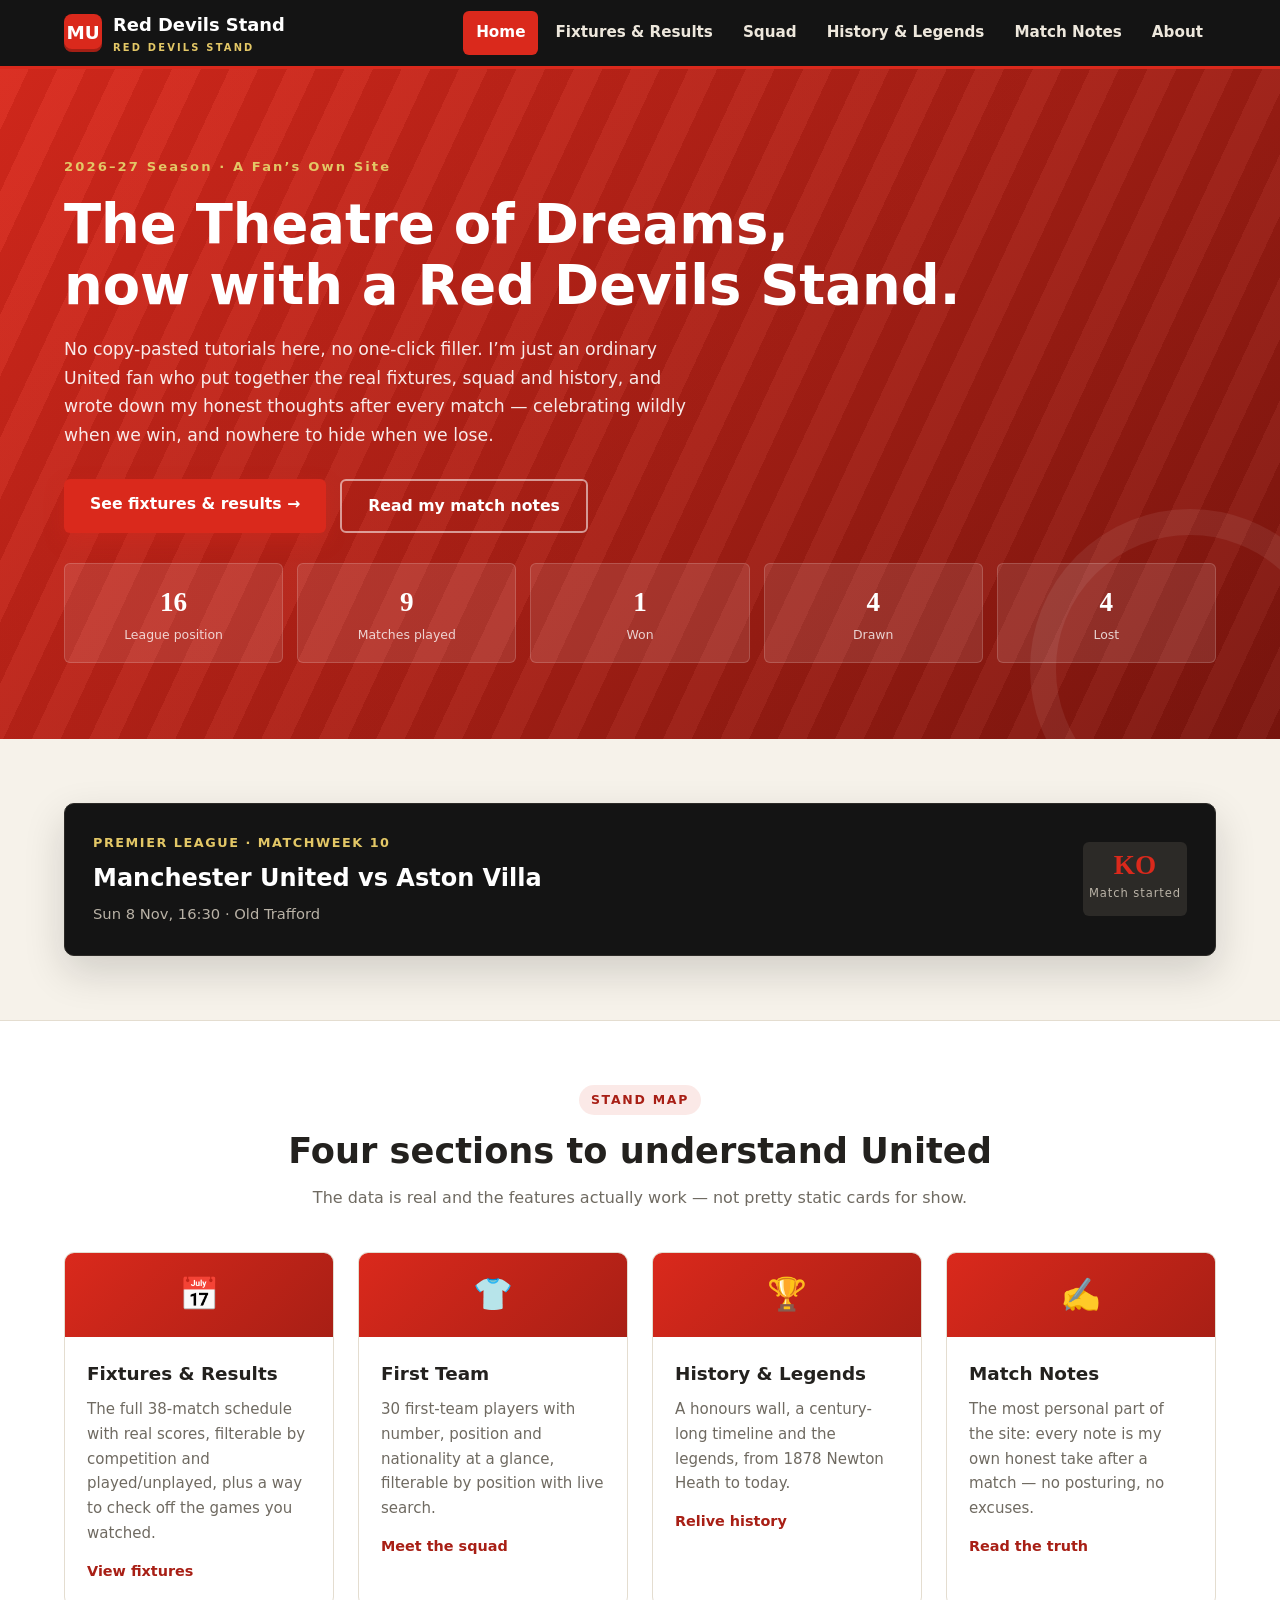
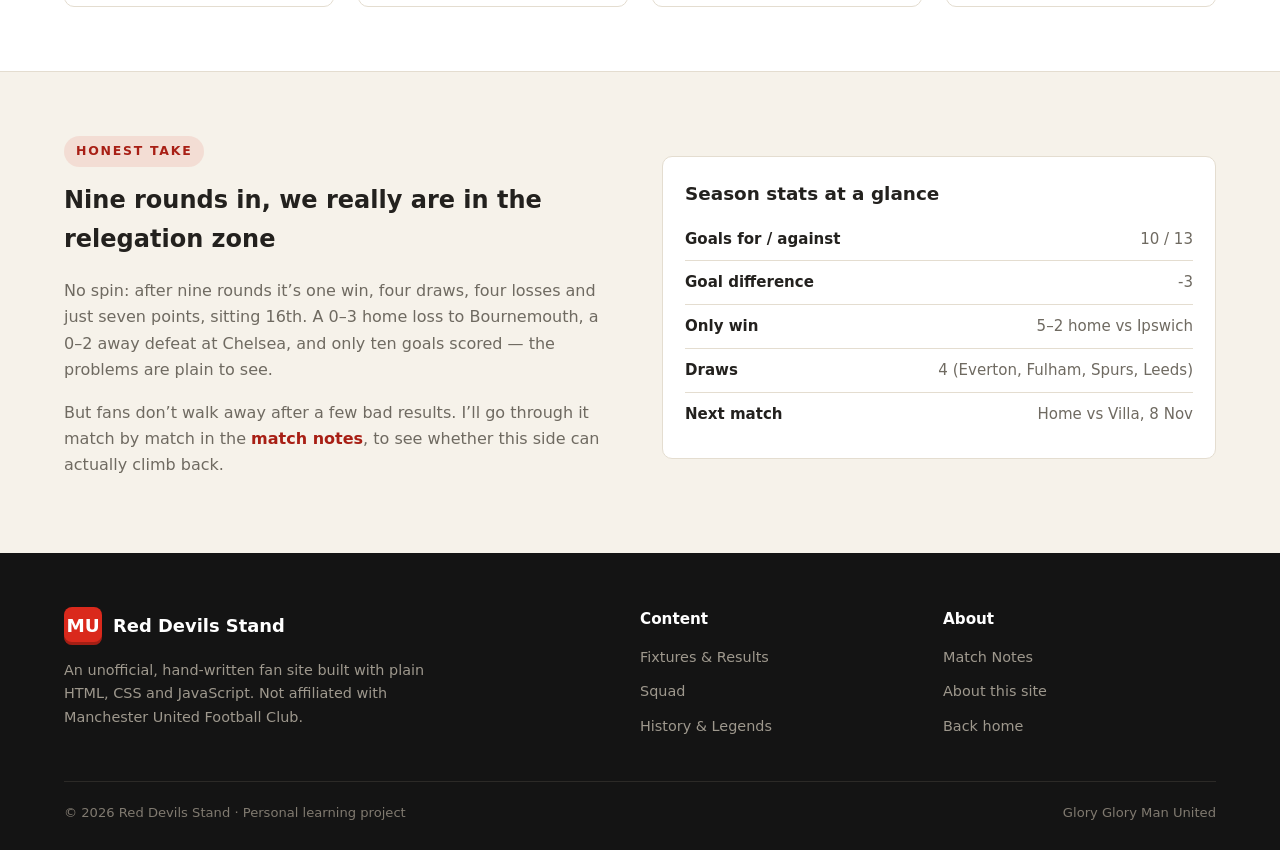
<file: index.html>
<!DOCTYPE html>
<html lang="en">
<head>
  <meta charset="UTF-8">
  <meta name="viewport" content="width=device-width, initial-scale=1.0">
  <title>Red Devils Stand · A Manchester United Fan Site | Home</title>
  <meta name="description" content="A fan's own site built from scratch: real fixtures, the first-team squad, club history and original match notes, hand-written and hosted on GitHub.">

  <!-- Site icons -->
  <link rel="icon" href="images/favicon-32.png" sizes="32x32">
  <link rel="apple-touch-icon" href="images/apple-touch-icon.png">

  <!-- Share card -->
  <meta property="og:title" content="Red Devils Stand · A Manchester United Fan Site">
  <meta property="og:description" content="Real fixtures, squad, history and original match notes — a fan's own hand-written site.">
  <meta property="og:image" content="https://qianniu2007.github.io/red-devils-stand/images/og-image.jpg">
  <meta property="og:url" content="https://qianniu2007.github.io/red-devils-stand/">
  <meta property="og:type" content="website">
  <meta name="twitter:card" content="summary_large_image">

  <link rel="stylesheet" href="css/style.css">
</head>
<body>

  <!-- ===== Top navigation ===== -->
  <header class="site-header">
    <div class="container nav-bar">
      <a class="brand" href="index.html">
        <span class="crest">MU</span>
        <span>Red Devils Stand<small>RED DEVILS STAND</small></span>
      </a>
      <button class="nav-toggle" aria-label="Toggle menu" aria-expanded="false">
        <span></span><span></span><span></span>
      </button>
      <nav class="nav-links" aria-label="Main navigation">
        <a href="index.html">Home</a>
        <a href="schedule.html">Fixtures &amp; Results</a>
        <a href="squad.html">Squad</a>
        <a href="legends.html">History &amp; Legends</a>
        <a href="notes.html">Match Notes</a>
        <a href="about.html">About</a>
      </nav>
    </div>
  </header>

  <main>
    <!-- ===== Hero ===== -->
    <section class="hero">
      <div class="container">
        <span class="eyebrow">2026–27 Season · A Fan&rsquo;s Own Site</span>
        <h1>The Theatre of Dreams,<br>now with a Red Devils Stand.</h1>
        <p class="lead">
          No copy-pasted tutorials here, no one-click filler. I&rsquo;m just an ordinary United fan who put
          together the real fixtures, squad and history, and wrote down my honest thoughts after every
          match &mdash; celebrating wildly when we win, and nowhere to hide when we lose.
        </p>
        <div class="hero-actions">
          <a href="schedule.html" class="btn btn-primary">See fixtures &amp; results &rarr;</a>
          <a href="notes.html" class="btn btn-ghost">Read my match notes</a>
        </div>

        <!-- Record snapshot -->
        <div class="stat-strip">
          <div class="stat-cell"><div class="v">16</div><div class="k">League position</div></div>
          <div class="stat-cell"><div class="v">9</div><div class="k">Matches played</div></div>
          <div class="stat-cell"><div class="v">1</div><div class="k">Won</div></div>
          <div class="stat-cell"><div class="v">4</div><div class="k">Drawn</div></div>
          <div class="stat-cell"><div class="v">4</div><div class="k">Lost</div></div>
        </div>
      </div>
    </section>

    <!-- ===== Next match countdown ===== -->
    <section class="section">
      <div class="container">
        <div class="countdown-card reveal">
          <div class="match-meta">
            <div class="comp">PREMIER LEAGUE &middot; MATCHWEEK 10</div>
            <h3>Manchester United vs Aston Villa</h3>
            <p>Sun 8 Nov, 16:30 &middot; Old Trafford</p>
          </div>
          <div id="countdown" aria-label="Countdown to kick-off"></div>
        </div>
      </div>
    </section>

    <!-- ===== Section entries ===== -->
    <section class="section alt">
      <div class="container">
        <div class="section-head center reveal">
          <span class="tag">Stand Map</span>
          <h2>Four sections to understand United</h2>
          <p>The data is real and the features actually work &mdash; not pretty static cards for show.</p>
        </div>
        <div class="grid grid-4">
          <article class="card module-card reveal">
            <div class="icon">📅</div>
            <div class="card-body">
              <h3>Fixtures &amp; Results</h3>
              <p>The full 38-match schedule with real scores, filterable by competition and played/unplayed, plus a way to check off the games you watched.</p>
              <a class="go" href="schedule.html">View fixtures</a>
            </div>
          </article>
          <article class="card module-card reveal">
            <div class="icon">👕</div>
            <div class="card-body">
              <h3>First Team</h3>
              <p>30 first-team players with number, position and nationality at a glance, filterable by position with live search.</p>
              <a class="go" href="squad.html">Meet the squad</a>
            </div>
          </article>
          <article class="card module-card reveal">
            <div class="icon">🏆</div>
            <div class="card-body">
              <h3>History &amp; Legends</h3>
              <p>A honours wall, a century-long timeline and the legends, from 1878 Newton Heath to today.</p>
              <a class="go" href="legends.html">Relive history</a>
            </div>
          </article>
          <article class="card module-card reveal">
            <div class="icon">✍️</div>
            <div class="card-body">
              <h3>Match Notes</h3>
              <p>The most personal part of the site: every note is my own honest take after a match &mdash; no posturing, no excuses.</p>
              <a class="go" href="notes.html">Read the truth</a>
            </div>
          </article>
        </div>
      </div>
    </section>

    <!-- ===== The season in numbers ===== -->
    <section class="section">
      <div class="container">
        <div class="grid grid-2" style="align-items:center; gap:44px;">
          <div class="reveal">
            <span class="tag">Honest take</span>
            <h2 style="margin-bottom:18px;">Nine rounds in, we really are in the relegation zone</h2>
            <p style="color:var(--muted); margin-bottom:16px;">
              No spin: after nine rounds it&rsquo;s one win, four draws, four losses and just seven points,
              sitting 16th. A 0&ndash;3 home loss to Bournemouth, a 0&ndash;2 away defeat at Chelsea, and
              only ten goals scored &mdash; the problems are plain to see.
            </p>
            <p style="color:var(--muted);">
              But fans don&rsquo;t walk away after a few bad results. I&rsquo;ll go through it match by match
              in the <a href="notes.html" style="color:var(--red-dark);font-weight:700;">match notes</a>,
              to see whether this side can actually climb back.
            </p>
          </div>
          <div class="reveal">
            <div class="card">
              <div class="card-body">
                <h3>Season stats at a glance</h3>
                <ul class="tech-list" style="border:none; padding:0;">
                  <li><span>Goals for / against</span><span>10 / 13</span></li>
                  <li><span>Goal difference</span><span>-3</span></li>
                  <li><span>Only win</span><span>5&ndash;2 home vs Ipswich</span></li>
                  <li><span>Draws</span><span>4 (Everton, Fulham, Spurs, Leeds)</span></li>
                  <li><span>Next match</span><span>Home vs Villa, 8 Nov</span></li>
                </ul>
              </div>
            </div>
          </div>
        </div>
      </div>
    </section>
  </main>

  <!-- ===== Footer ===== -->
  <footer class="site-footer">
    <div class="container">
      <div class="footer-grid">
        <div>
          <a class="brand" href="index.html">
            <span class="crest">MU</span>
            <span>Red Devils Stand</span>
          </a>
          <p>An unofficial, hand-written fan site built with plain HTML, CSS and JavaScript. Not affiliated with Manchester United Football Club.</p>
        </div>
        <div>
          <h4>Content</h4>
          <ul>
            <li><a href="schedule.html">Fixtures &amp; Results</a></li>
            <li><a href="squad.html">Squad</a></li>
            <li><a href="legends.html">History &amp; Legends</a></li>
          </ul>
        </div>
        <div>
          <h4>About</h4>
          <ul>
            <li><a href="notes.html">Match Notes</a></li>
            <li><a href="about.html">About this site</a></li>
            <li><a href="index.html">Back home</a></li>
          </ul>
        </div>
      </div>
      <div class="footer-bottom">
        <span>&copy; <span data-year>2026</span> Red Devils Stand &middot; Personal learning project</span>
        <span>Glory Glory Man United</span>
      </div>
    </div>
  </footer>

  <button class="to-top" aria-label="Back to top">&uarr;</button>
  <script src="data/team-data.js"></script>
  <script src="js/main.js"></script>
</body>
</html>
</file>
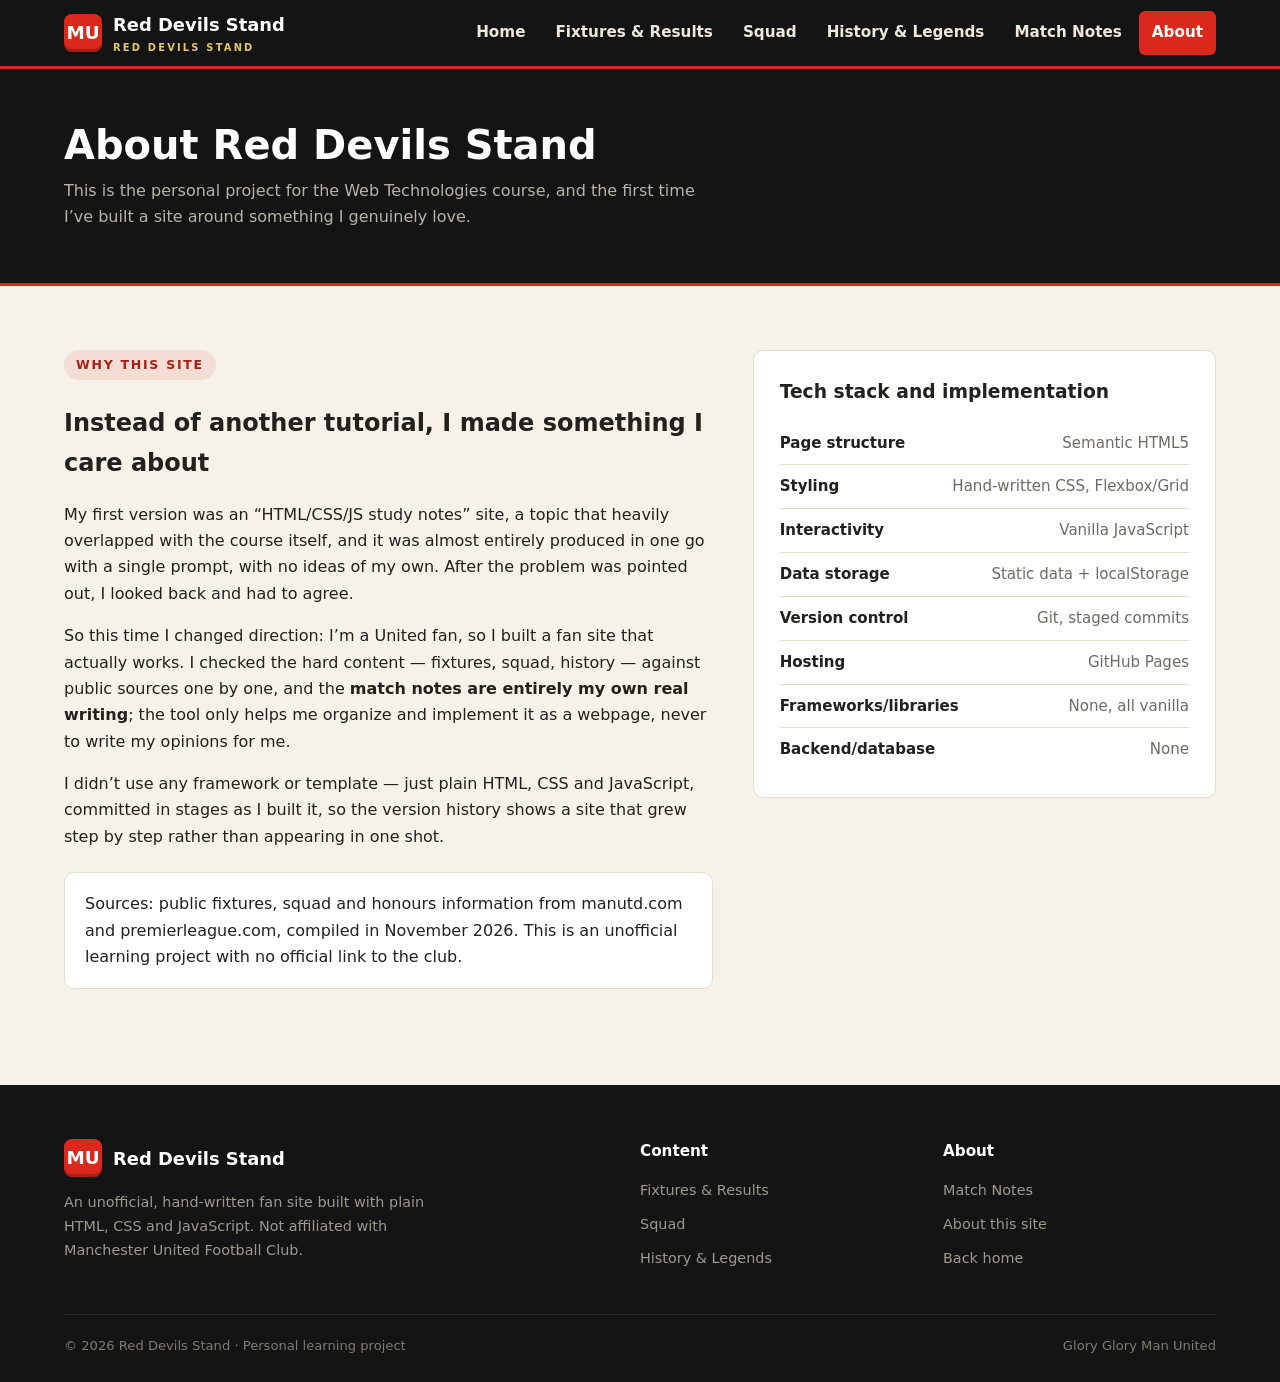
<file: about.html>
<!DOCTYPE html>
<html lang="en">
<head>
  <meta charset="UTF-8">
  <meta name="viewport" content="width=device-width, initial-scale=1.0">
  <title>About · Red Devils Stand</title>
  <meta name="description" content="The motivation, tech stack, build process and data sources behind Red Devils Stand — a hand-written Web Technologies personal project.">
  <link rel="icon" href="images/favicon-32.png" sizes="32x32">
  <link rel="apple-touch-icon" href="images/apple-touch-icon.png">
  <meta property="og:title" content="About · Red Devils Stand">
  <meta property="og:description" content="Motivation, tech stack, build process and data sources.">
  <meta property="og:image" content="https://qianniu2007.github.io/red-devils-stand/images/og-image.jpg">
  <meta property="og:type" content="website">
  <link rel="stylesheet" href="css/style.css">
</head>
<body>

  <header class="site-header">
    <div class="container nav-bar">
      <a class="brand" href="index.html">
        <span class="crest">MU</span>
        <span>Red Devils Stand<small>RED DEVILS STAND</small></span>
      </a>
      <button class="nav-toggle" aria-label="Toggle menu" aria-expanded="false">
        <span></span><span></span><span></span>
      </button>
      <nav class="nav-links" aria-label="Main navigation">
        <a href="index.html">Home</a>
        <a href="schedule.html">Fixtures &amp; Results</a>
        <a href="squad.html">Squad</a>
        <a href="legends.html">History &amp; Legends</a>
        <a href="notes.html">Match Notes</a>
        <a href="about.html">About</a>
      </nav>
    </div>
  </header>

  <main>
    <section class="page-title">
      <div class="container">
        <h1>About Red Devils Stand</h1>
        <p>This is the personal project for the Web Technologies course, and the first time I&rsquo;ve built a site around something I genuinely love.</p>
      </div>
    </section>

    <section class="section">
      <div class="container">
        <div class="about-grid">
          <div class="about-text">
            <span class="tag">Why this site</span>
            <h2 style="margin:10px 0 18px;">Instead of another tutorial, I made something I care about</h2>
            <p>
              My first version was an &ldquo;HTML/CSS/JS study notes&rdquo; site, a topic that heavily
              overlapped with the course itself, and it was almost entirely produced in one go with a single
              prompt, with no ideas of my own. After the problem was pointed out, I looked back and had to agree.
            </p>
            <p>
              So this time I changed direction: I&rsquo;m a United fan, so I built a fan site that actually
              works. I checked the hard content &mdash; fixtures, squad, history &mdash; against public
              sources one by one, and the <strong>match notes are entirely my own real writing</strong>; the
              tool only helps me organize and implement it as a webpage, never to write my opinions for me.
            </p>
            <p>
              I didn&rsquo;t use any framework or template &mdash; just plain HTML, CSS and JavaScript,
              committed in stages as I built it, so the version history shows a site that grew step by step
              rather than appearing in one shot.
            </p>

            <blockquote class="note-article" style="margin:22px 0; padding:18px 20px;">
              <p style="margin:0;">Sources: public fixtures, squad and honours information from manutd.com and premierleague.com, compiled in November 2026. This is an unofficial learning project with no official link to the club.</p>
            </blockquote>
          </div>

          <aside class="tech-list">
            <h3>Tech stack and implementation</h3>
            <ul>
              <li><span>Page structure</span><span>Semantic HTML5</span></li>
              <li><span>Styling</span><span>Hand-written CSS, Flexbox/Grid</span></li>
              <li><span>Interactivity</span><span>Vanilla JavaScript</span></li>
              <li><span>Data storage</span><span>Static data + localStorage</span></li>
              <li><span>Version control</span><span>Git, staged commits</span></li>
              <li><span>Hosting</span><span>GitHub Pages</span></li>
              <li><span>Frameworks/libraries</span><span>None, all vanilla</span></li>
              <li><span>Backend/database</span><span>None</span></li>
            </ul>
          </aside>
        </div>
      </div>
    </section>
  </main>

  <footer class="site-footer">
    <div class="container">
      <div class="footer-grid">
        <div>
          <a class="brand" href="index.html">
            <span class="crest">MU</span>
            <span>Red Devils Stand</span>
          </a>
          <p>An unofficial, hand-written fan site built with plain HTML, CSS and JavaScript. Not affiliated with Manchester United Football Club.</p>
        </div>
        <div>
          <h4>Content</h4>
          <ul>
            <li><a href="schedule.html">Fixtures &amp; Results</a></li>
            <li><a href="squad.html">Squad</a></li>
            <li><a href="legends.html">History &amp; Legends</a></li>
          </ul>
        </div>
        <div>
          <h4>About</h4>
          <ul>
            <li><a href="notes.html">Match Notes</a></li>
            <li><a href="about.html">About this site</a></li>
            <li><a href="index.html">Back home</a></li>
          </ul>
        </div>
      </div>
      <div class="footer-bottom">
        <span>&copy; <span data-year>2026</span> Red Devils Stand &middot; Personal learning project</span>
        <span>Glory Glory Man United</span>
      </div>
    </div>
  </footer>

  <button class="to-top" aria-label="Back to top">&uarr;</button>
  <script src="data/team-data.js"></script>
  <script src="js/main.js"></script>
</body>
</html>
</file>
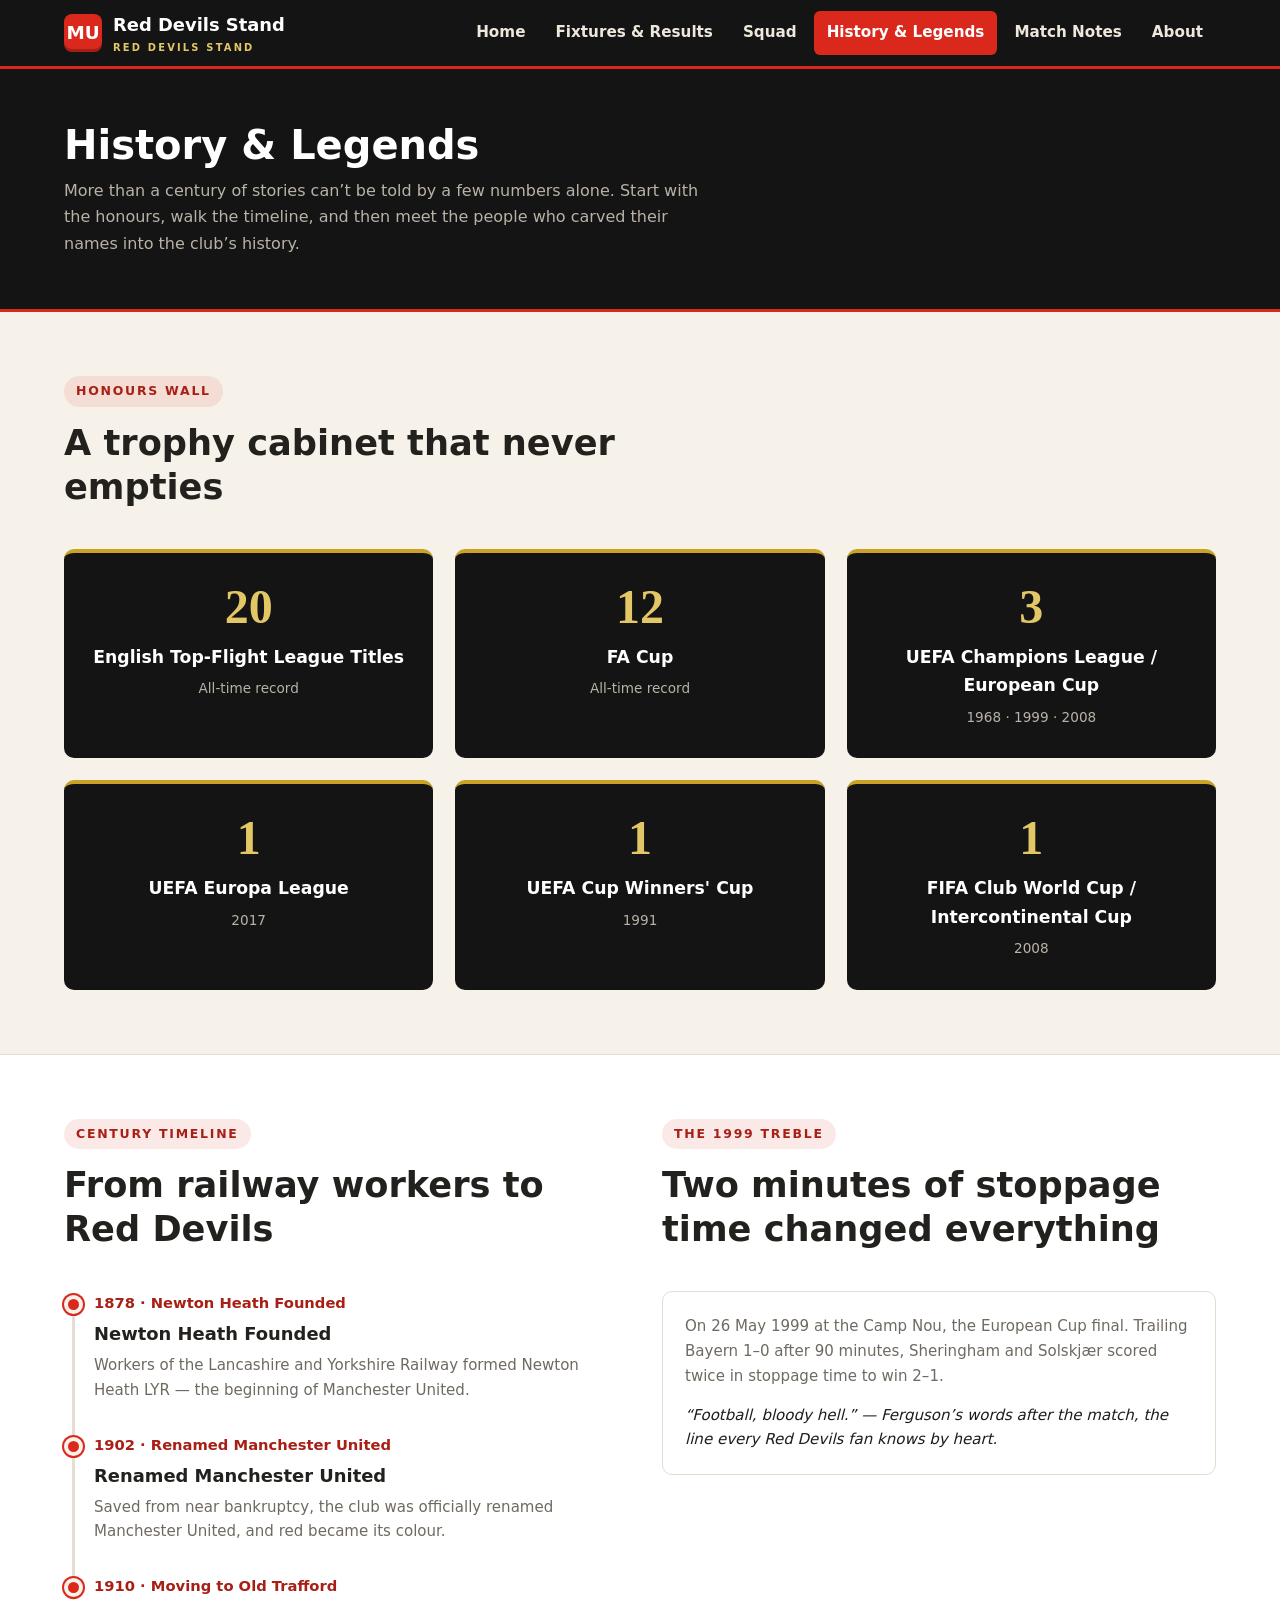
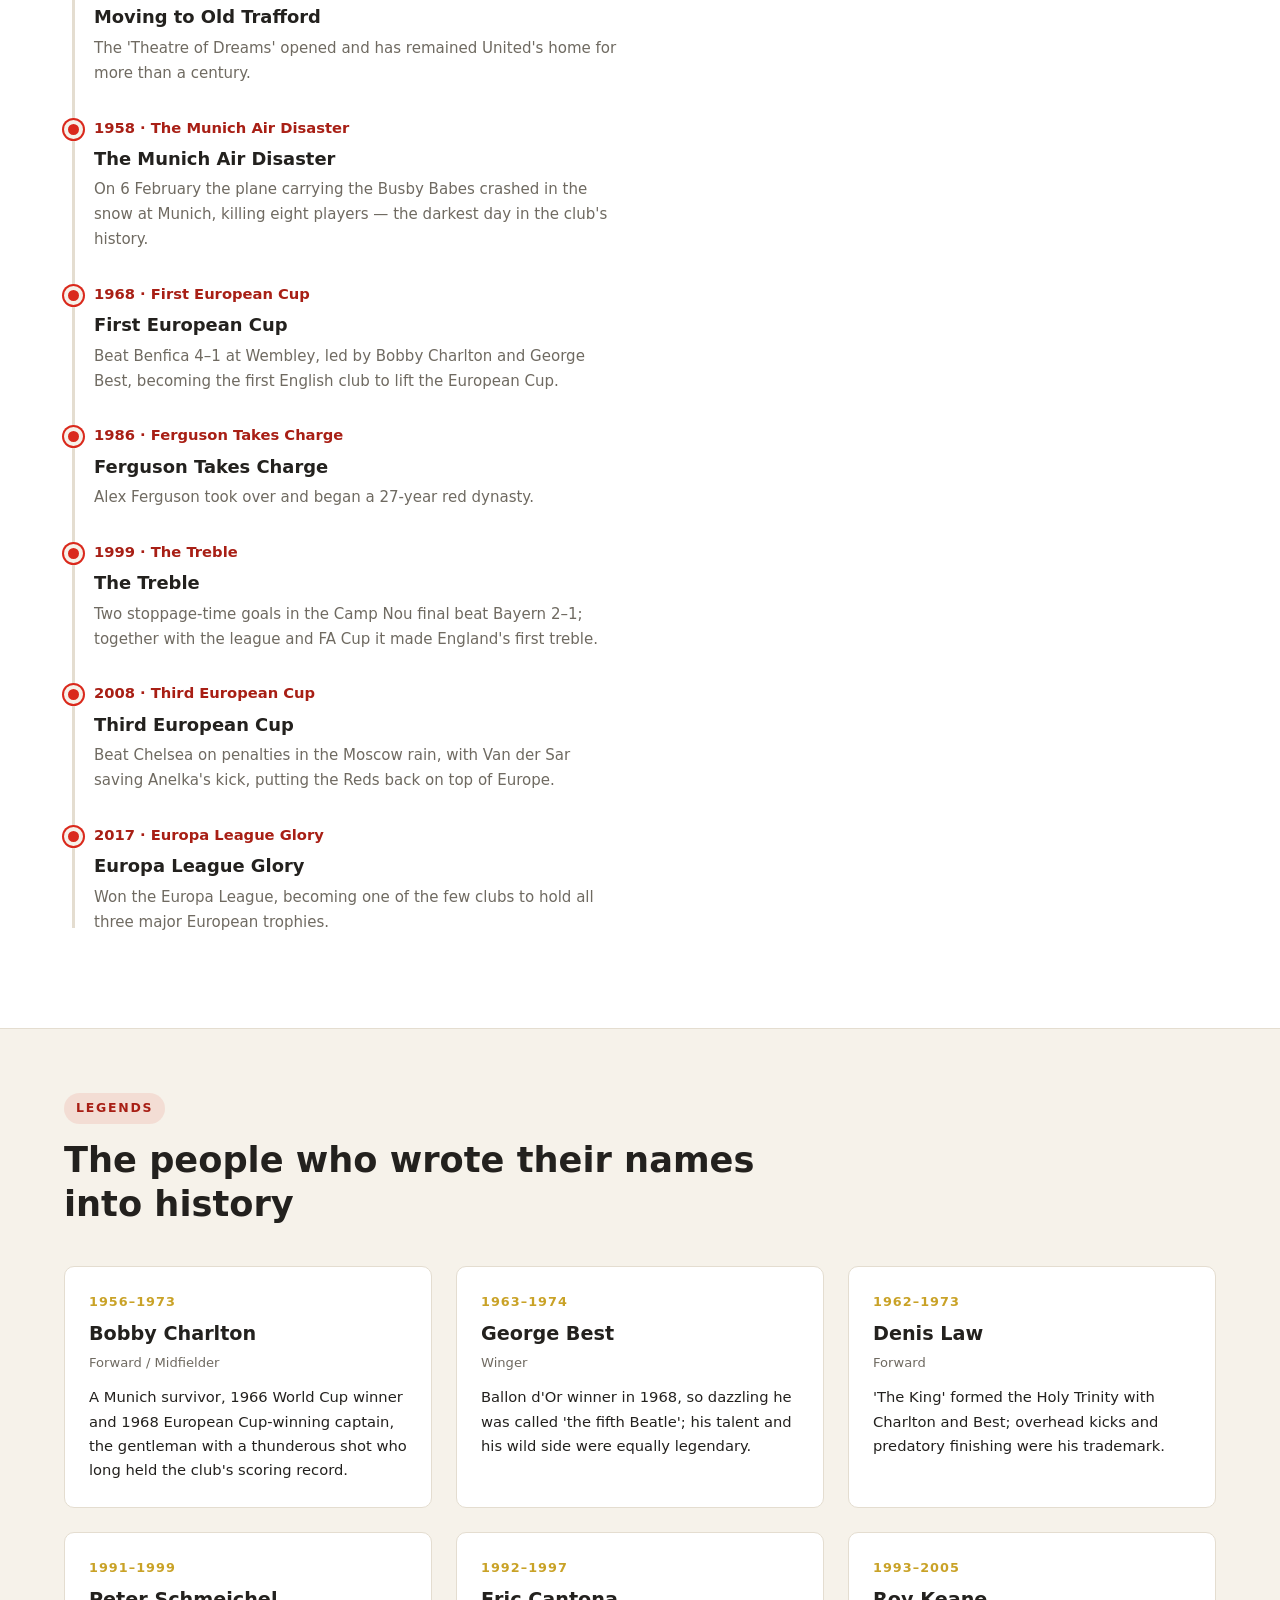
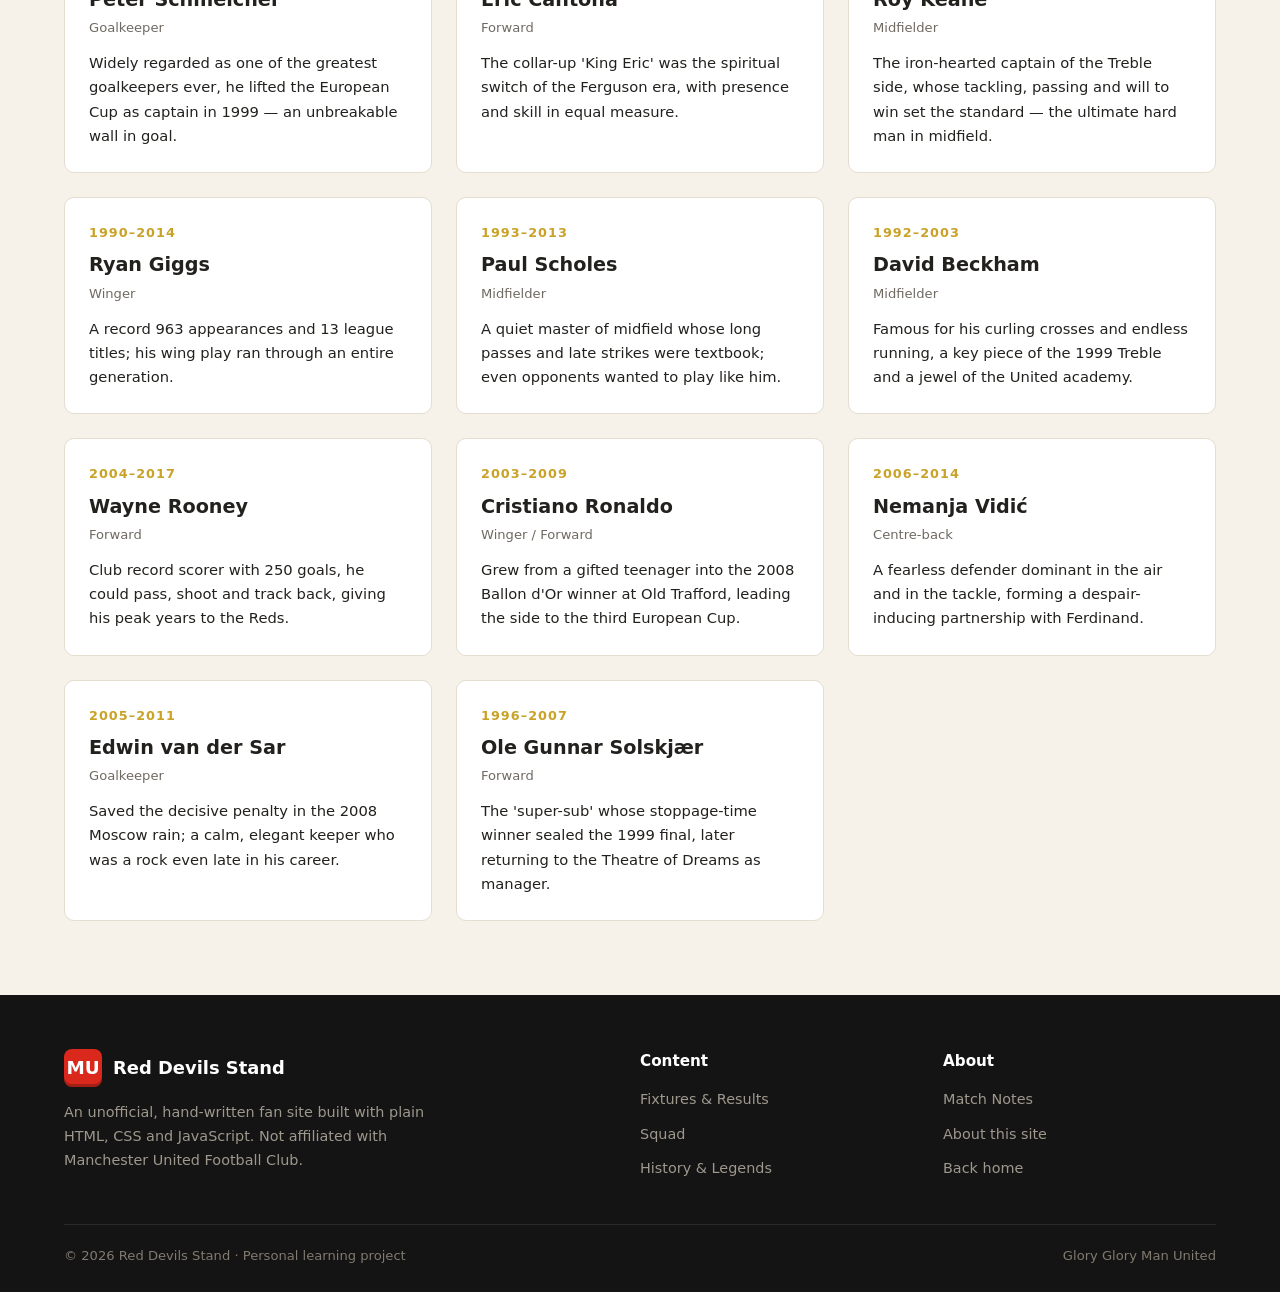
<file: legends.html>
<!DOCTYPE html>
<html lang="en">
<head>
  <meta charset="UTF-8">
  <meta name="viewport" content="width=device-width, initial-scale=1.0">
  <title>History &amp; Legends · Red Devils Stand</title>
  <meta name="description" content="Manchester United's honours wall, century-long timeline and legends: from 1878 Newton Heath to the Treble and three European Cups.">
  <link rel="icon" href="images/favicon-32.png" sizes="32x32">
  <link rel="apple-touch-icon" href="images/apple-touch-icon.png">
  <meta property="og:title" content="History &amp; Legends · Red Devils Stand">
  <meta property="og:description" content="Honours, timeline and legends.">
  <meta property="og:image" content="https://qianniu2007.github.io/red-devils-stand/images/og-image.jpg">
  <meta property="og:type" content="website">
  <link rel="stylesheet" href="css/style.css">
</head>
<body>

  <header class="site-header">
    <div class="container nav-bar">
      <a class="brand" href="index.html">
        <span class="crest">MU</span>
        <span>Red Devils Stand<small>RED DEVILS STAND</small></span>
      </a>
      <button class="nav-toggle" aria-label="Toggle menu" aria-expanded="false">
        <span></span><span></span><span></span>
      </button>
      <nav class="nav-links" aria-label="Main navigation">
        <a href="index.html">Home</a>
        <a href="schedule.html">Fixtures &amp; Results</a>
        <a href="squad.html">Squad</a>
        <a href="legends.html">History &amp; Legends</a>
        <a href="notes.html">Match Notes</a>
        <a href="about.html">About</a>
      </nav>
    </div>
  </header>

  <main>
    <section class="page-title">
      <div class="container">
        <h1>History &amp; Legends</h1>
        <p>More than a century of stories can&rsquo;t be told by a few numbers alone. Start with the honours, walk the timeline, and then meet the people who carved their names into the club&rsquo;s history.</p>
      </div>
    </section>

    <!-- Honours wall -->
    <section class="section">
      <div class="container">
        <div class="section-head reveal">
          <span class="tag">Honours Wall</span>
          <h2>A trophy cabinet that never empties</h2>
        </div>
        <div id="honour-grid" class="honour-grid"></div>
      </div>
    </section>

    <!-- Timeline -->
    <section class="section alt">
      <div class="container">
        <div class="grid grid-2" style="gap:44px; align-items:start;">
          <div>
            <div class="section-head reveal">
              <span class="tag">Century Timeline</span>
              <h2>From railway workers to Red Devils</h2>
            </div>
            <div id="timeline" class="timeline"></div>
          </div>
          <div>
            <div class="section-head reveal">
              <span class="tag">The 1999 Treble</span>
              <h2>Two minutes of stoppage time changed everything</h2>
            </div>
            <div class="card">
              <div class="card-body">
                <p style="color:var(--muted); margin-bottom:14px;">
                  On 26 May 1999 at the Camp Nou, the European Cup final. Trailing Bayern 1&ndash;0 after
                  90 minutes, Sheringham and Solskj&aelig;r scored twice in stoppage time to win 2&ndash;1.
                </p>
                <blockquote class="note-article" style="padding:0; margin:0; border:none;">
                  <p style="margin:0; font-style:italic; color:var(--charcoal);">
                    &ldquo;Football, bloody hell.&rdquo;
                    &mdash; Ferguson&rsquo;s words after the match, the line every Red Devils fan knows by heart.
                  </p>
                </blockquote>
              </div>
            </div>
          </div>
        </div>
      </div>
    </section>

    <!-- Legend players -->
    <section class="section">
      <div class="container">
        <div class="section-head reveal">
          <span class="tag">Legends</span>
          <h2>The people who wrote their names into history</h2>
        </div>
        <div id="legend-grid" class="grid grid-3"></div>
      </div>
    </section>
  </main>

  <footer class="site-footer">
    <div class="container">
      <div class="footer-grid">
        <div>
          <a class="brand" href="index.html">
            <span class="crest">MU</span>
            <span>Red Devils Stand</span>
          </a>
          <p>An unofficial, hand-written fan site built with plain HTML, CSS and JavaScript. Not affiliated with Manchester United Football Club.</p>
        </div>
        <div>
          <h4>Content</h4>
          <ul>
            <li><a href="schedule.html">Fixtures &amp; Results</a></li>
            <li><a href="squad.html">Squad</a></li>
            <li><a href="legends.html">History &amp; Legends</a></li>
          </ul>
        </div>
        <div>
          <h4>About</h4>
          <ul>
            <li><a href="notes.html">Match Notes</a></li>
            <li><a href="about.html">About this site</a></li>
            <li><a href="index.html">Back home</a></li>
          </ul>
        </div>
      </div>
      <div class="footer-bottom">
        <span>&copy; <span data-year>2026</span> Red Devils Stand &middot; Personal learning project</span>
        <span>Glory Glory Man United</span>
      </div>
    </div>
  </footer>

  <button class="to-top" aria-label="Back to top">&uarr;</button>
  <script src="data/team-data.js"></script>
  <script src="js/main.js"></script>
  <script src="js/legends.js"></script>
</body>
</html>
</file>
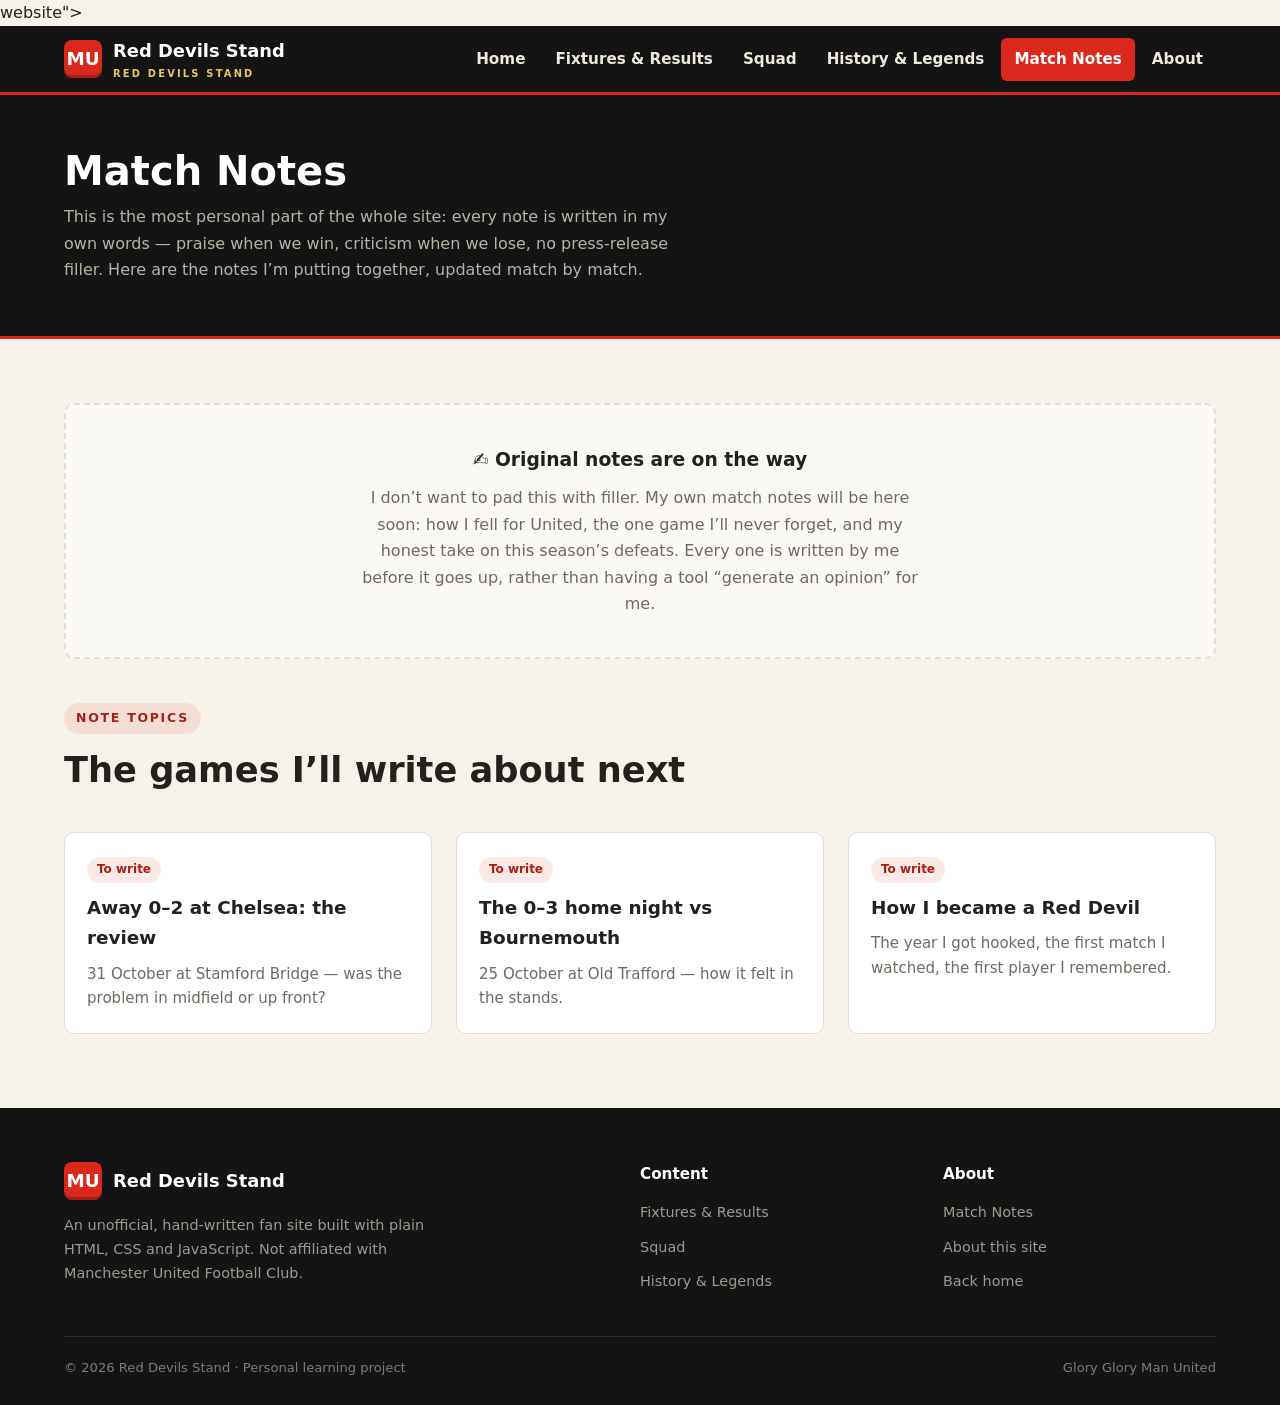
<file: notes.html>
<!DOCTYPE html>
<html lang="en">
<head>
  <meta charset="UTF-8">
  <meta name="viewport" content="width=device-width, initial-scale=1.0">
  <title>Match Notes · Red Devils Stand</title>
  <meta name="description" content="An ordinary United fan's original match notes, recording honest thoughts game by game — no posturing, no excuses.">
  <link rel="icon" href="images/favicon-32.png" sizes="32x32">
  <link rel="apple-touch-icon" href="images/apple-touch-icon.png">
  <meta property="og:title" content="Match Notes · Red Devils Stand">
  <meta property="og:description" content="Original match notes, honest thoughts game by game.">
  <meta property="og:image" content="https://qianniu2007.github.io/red-devils-stand/images/og-image.jpg">
  <meta property="og:type" string="true">website">
  <link rel="stylesheet" href="css/style.css">
</head>
<body>

  <header class="site-header">
    <div class="container nav-bar">
      <a class="brand" href="index.html">
        <span class="crest">MU</span>
        <span>Red Devils Stand<small>RED DEVILS STAND</small></span>
      </a>
      <button class="nav-toggle" aria-label="Toggle menu" aria-expanded="false">
        <span></span><span></span><span></span>
      </button>
      <nav class="nav-links" aria-label="Main navigation">
        <a href="index.html">Home</a>
        <a href="schedule.html">Fixtures &amp; Results</a>
        <a href="squad.html">Squad</a>
        <a href="legends.html">History &amp; Legends</a>
        <a href="notes.html">Match Notes</a>
        <a href="about.html">About</a>
      </nav>
    </div>
  </header>

  <main>
    <section class="page-title">
      <div class="container">
        <h1>Match Notes</h1>
        <p>This is the most personal part of the whole site: every note is written in my own words &mdash; praise when we win, criticism when we lose, no press-release filler. Here are the notes I&rsquo;m putting together, updated match by match.</p>
      </div>
    </section>

    <section class="section">
      <div class="container">

        <!-- Placeholder (replaced once the real notes are ready) -->
        <div class="placeholder-note">
          <h3 style="margin-bottom:10px; color:var(--text);">✍️ Original notes are on the way</h3>
          <p style="max-width:560px; margin:0 auto;">
            I don&rsquo;t want to pad this with filler. My own match notes will be here soon: how I fell for
            United, the one game I&rsquo;ll never forget, and my honest take on this season&rsquo;s defeats.
            Every one is written by me before it goes up, rather than having a tool &ldquo;generate an
            opinion&rdquo; for me.
          </p>
        </div>

        <!-- Topics to write (based on real fixtures, marked as to-write) -->
        <div class="section-head" style="margin-top:44px;">
          <span class="tag">Note topics</span>
          <h2>The games I&rsquo;ll write about next</h2>
        </div>
        <div class="grid grid-3">
          <article class="card">
            <div class="card-body">
              <span class="note-label">To write</span>
              <h3 style="margin-top:10px;">Away 0&ndash;2 at Chelsea: the review</h3>
              <p>31 October at Stamford Bridge &mdash; was the problem in midfield or up front?</p>
            </div>
          </article>
          <article class="card">
            <div class="card-body">
              <span class="note-label">To write</span>
              <h3 style="margin-top:10px;">The 0&ndash;3 home night vs Bournemouth</h3>
              <p>25 October at Old Trafford &mdash; how it felt in the stands.</p>
            </div>
          </article>
          <article class="card">
            <div class="card-body">
              <span class="note-label">To write</span>
              <h3 style="margin-top:10px;">How I became a Red Devil</h3>
              <p>The year I got hooked, the first match I watched, the first player I remembered.</p>
            </div>
          </article>
        </div>
      </div>
    </section>
  </main>

  <footer class="site-footer">
    <div class="container">
      <div class="footer-grid">
        <div>
          <a class="brand" href="index.html">
            <span class="crest">MU</span>
            <span>Red Devils Stand</span>
          </a>
          <p>An unofficial, hand-written fan site built with plain HTML, CSS and JavaScript. Not affiliated with Manchester United Football Club.</p>
        </div>
        <div>
          <h4>Content</h4>
          <ul>
            <li><a href="schedule.html">Fixtures &amp; Results</a></li>
            <li><a href="squad.html">Squad</a></li>
            <li><a href="legends.html">History &amp; Legends</a></li>
          </ul>
        </div>
        <div>
          <h4>About</h4>
          <ul>
            <li><a href="notes.html">Match Notes</a></li>
            <li><a href="about.html">About this site</a></li>
            <li><a href="index.html">Back home</a></li>
          </ul>
        </div>
      </div>
      <div class="footer-bottom">
        <span>&copy; <span data-year>2026</span> Red Devils Stand &middot; Personal learning project</span>
        <span>Glory Glory Man United</span>
      </div>
    </div>
  </footer>

  <button class="to-top" aria-label="Back to top">&uarr;</button>
  <script src="data/team-data.js"></script>
  <script src="js/main.js"></script>
</body>
</html>
</file>
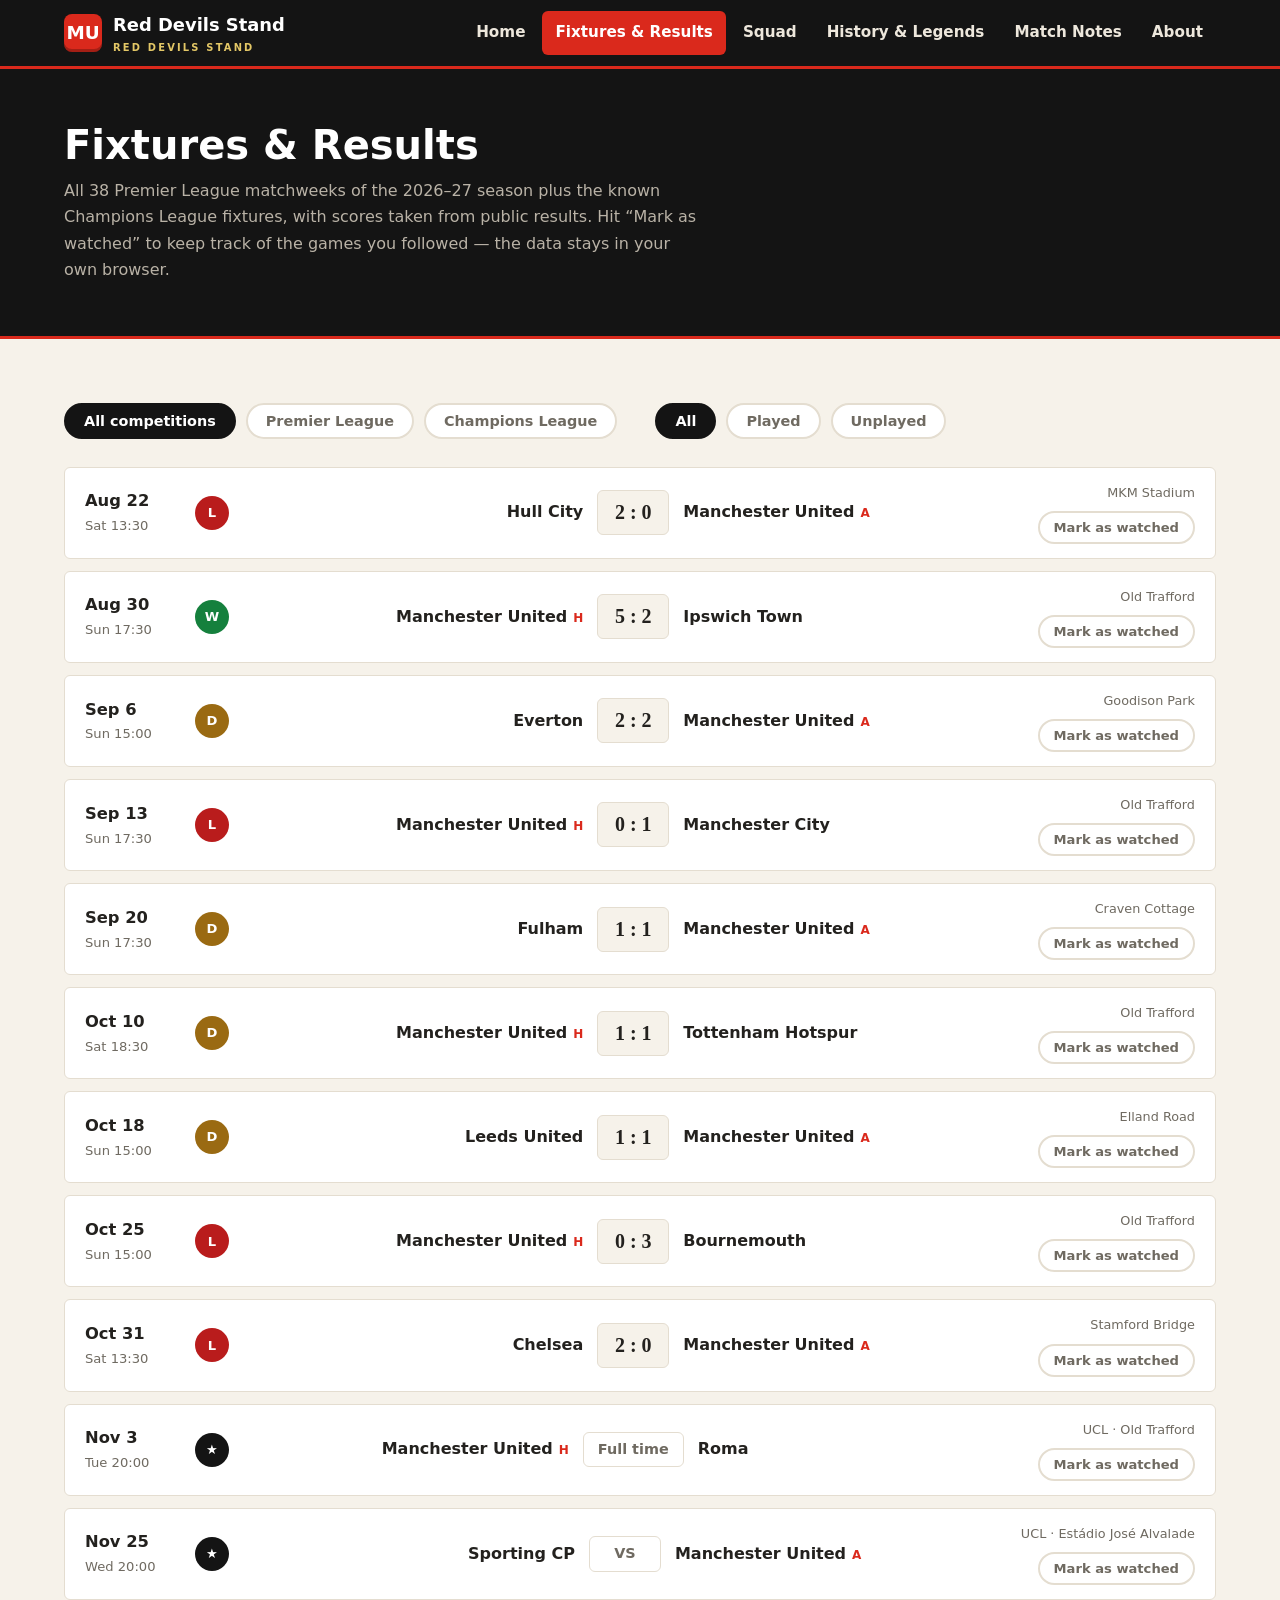
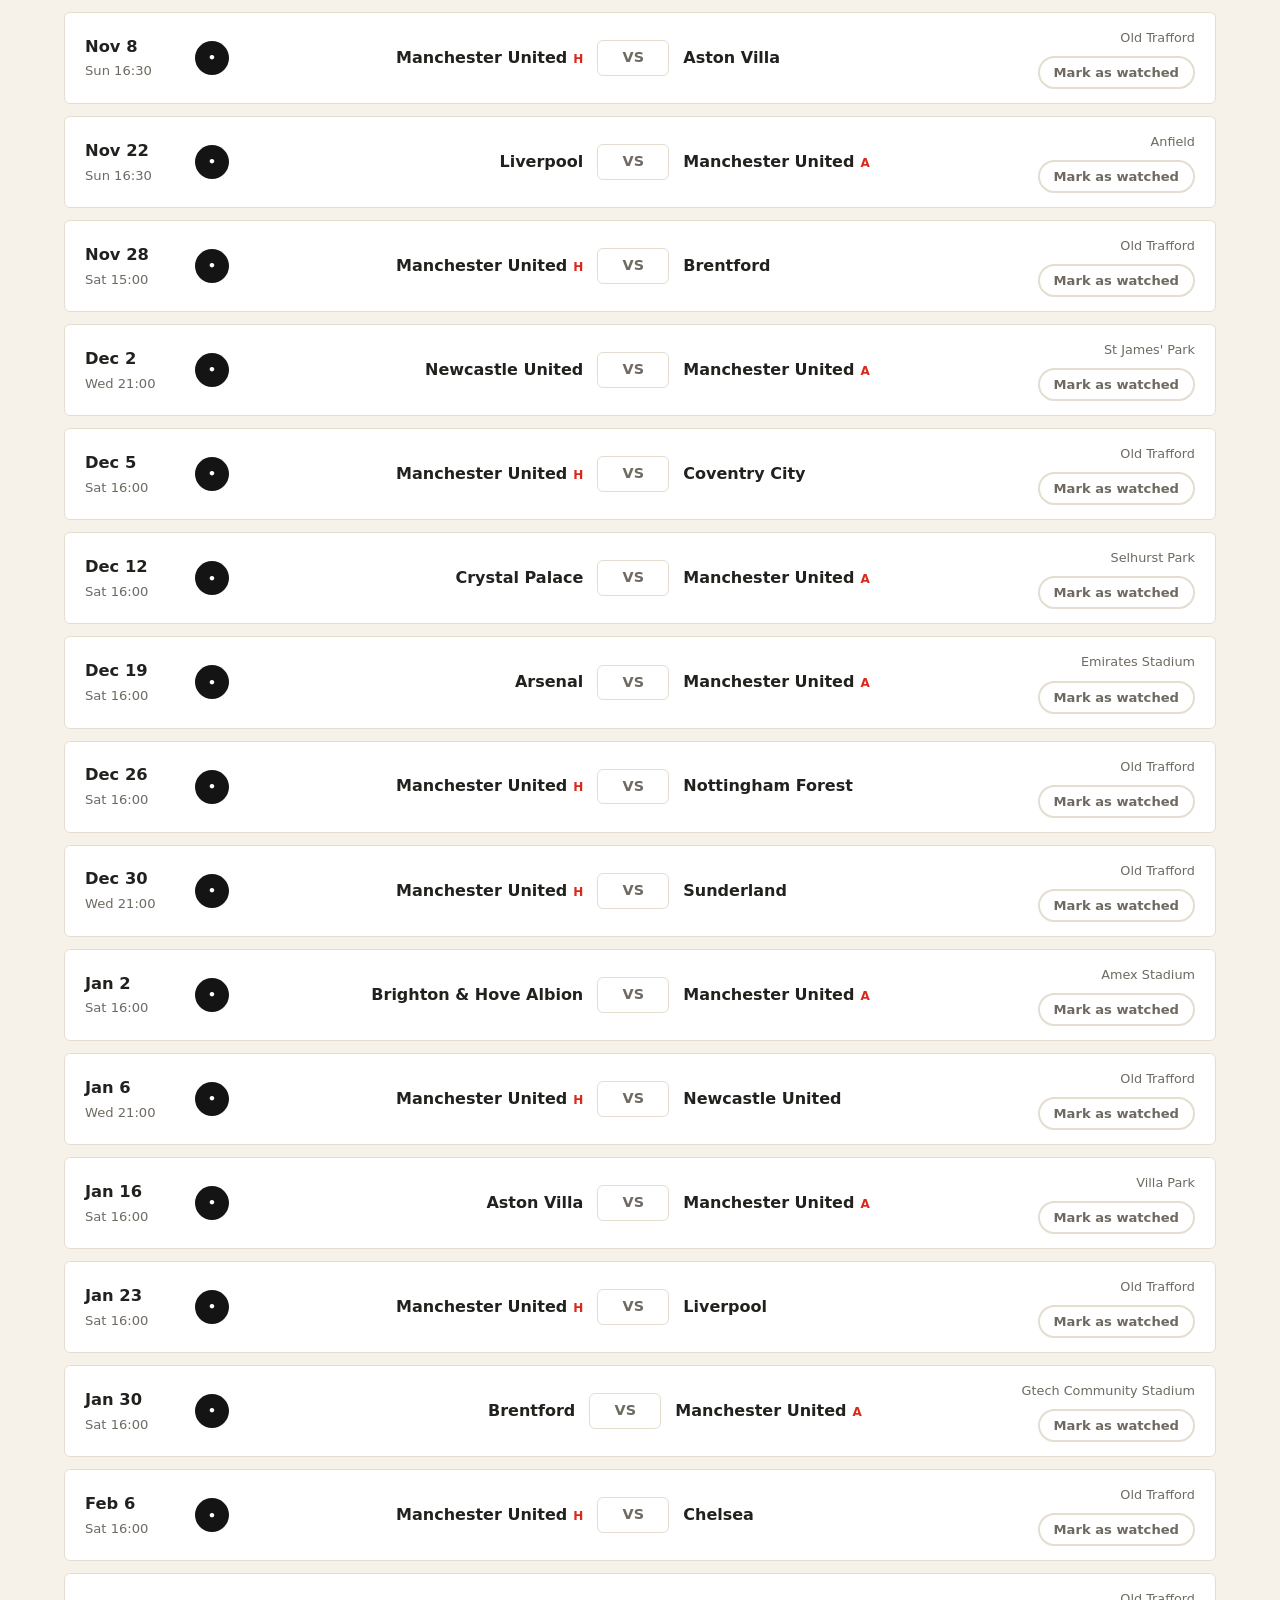
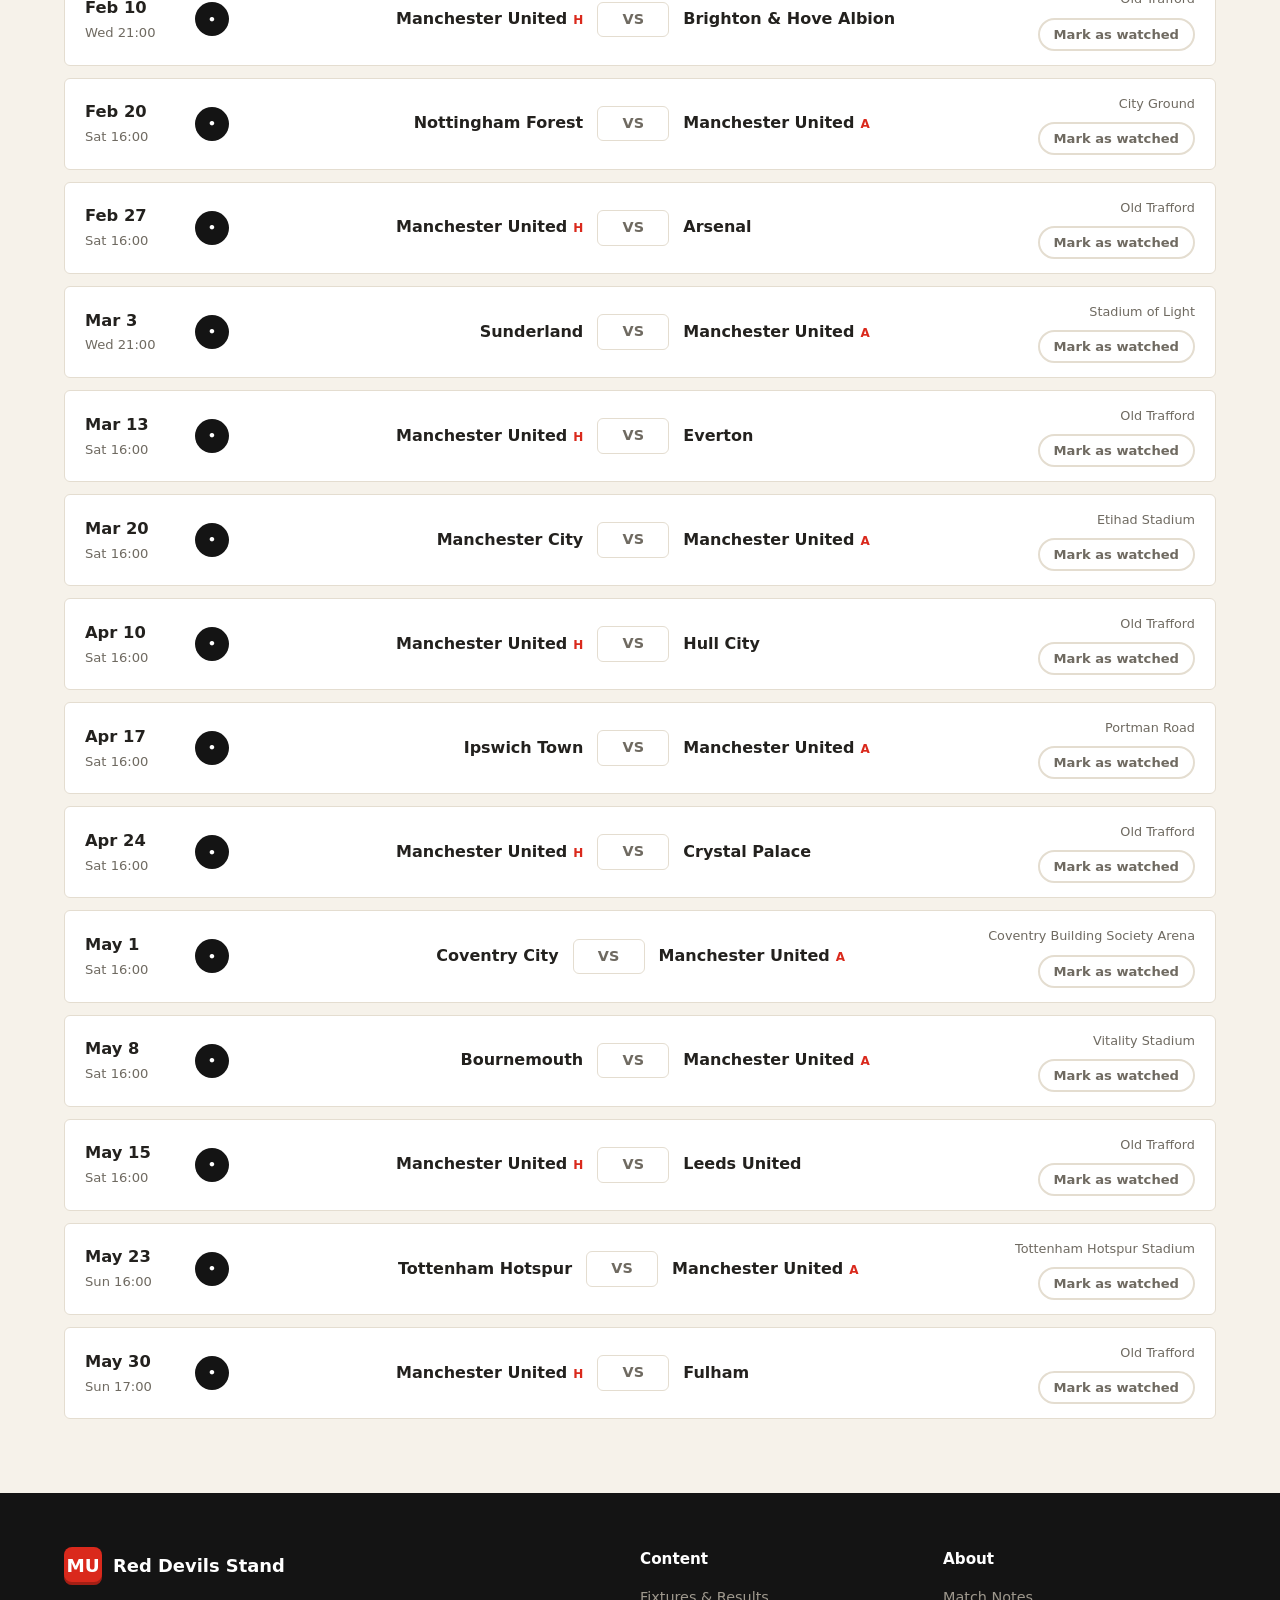
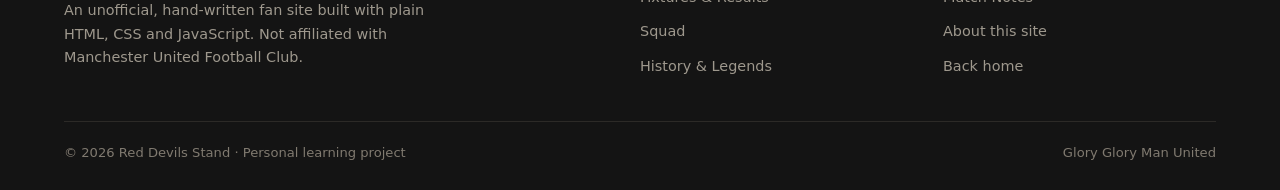
<file: schedule.html>
<!DOCTYPE html>
<html lang="en">
<head>
  <meta charset="UTF-8">
  <meta name="viewport" content="width=device-width, initial-scale=1.0">
  <title>Fixtures &amp; Results · Red Devils Stand</title>
  <meta name="description" content="Manchester United's full 2026–27 fixtures and real results, with competition and status filters and a way to mark the games you watched.">
  <link rel="icon" href="images/favicon-32.png" sizes="32x32">
  <link rel="apple-touch-icon" href="images/apple-touch-icon.png">
  <meta property="og:title" content="Fixtures &amp; Results · Red Devils Stand">
  <meta property="og:description" content="Full fixtures and real results — filterable and checkable.">
  <meta property="og:image" content="https://qianniu2007.github.io/red-devils-stand/images/og-image.jpg">
  <meta property="og:type" content="website">
  <link rel="stylesheet" href="css/style.css">
</head>
<body>

  <header class="site-header">
    <div class="container nav-bar">
      <a class="brand" href="index.html">
        <span class="crest">MU</span>
        <span>Red Devils Stand<small>RED DEVILS STAND</small></span>
      </a>
      <button class="nav-toggle" aria-label="Toggle menu" aria-expanded="false">
        <span></span><span></span><span></span>
      </button>
      <nav class="nav-links" aria-label="Main navigation">
        <a href="index.html">Home</a>
        <a href="schedule.html">Fixtures &amp; Results</a>
        <a href="squad.html">Squad</a>
        <a href="legends.html">History &amp; Legends</a>
        <a href="notes.html">Match Notes</a>
        <a href="about.html">About</a>
      </nav>
    </div>
  </header>

  <main>
    <section class="page-title">
      <div class="container">
        <h1>Fixtures &amp; Results</h1>
        <p>All 38 Premier League matchweeks of the 2026&ndash;27 season plus the known Champions League fixtures, with scores taken from public results. Hit &ldquo;Mark as watched&rdquo; to keep track of the games you followed &mdash; the data stays in your own browser.</p>
      </div>
    </section>

    <section class="section">
      <div class="container">
        <!-- Filter bar -->
        <div class="filter-bar">
          <button class="filter-btn active" data-group="comp" data-value="ALL">All competitions</button>
          <button class="filter-btn" data-group="comp" data-value="PL">Premier League</button>
          <button class="filter-btn" data-group="comp" data-value="UCL">Champions League</button>
          <span style="width:18px;"></span>
          <button class="filter-btn active" data-group="status" data-value="ALL">All</button>
          <button class="filter-btn" data-group="status" data-value="PLAYED">Played</button>
          <button class="filter-btn" data-group="status" data-value="UNPLAYED">Unplayed</button>
        </div>

        <div id="match-list" class="match-list"></div>
      </div>
    </section>
  </main>

  <footer class="site-footer">
    <div class="container">
      <div class="footer-grid">
        <div>
          <a class="brand" href="index.html">
            <span class="crest">MU</span>
            <span>Red Devils Stand</span>
          </a>
          <p>An unofficial, hand-written fan site built with plain HTML, CSS and JavaScript. Not affiliated with Manchester United Football Club.</p>
        </div>
        <div>
          <h4>Content</h4>
          <ul>
            <li><a href="schedule.html">Fixtures &amp; Results</a></li>
            <li><a href="squad.html">Squad</a></li>
            <li><a href="legends.html">History &amp; Legends</a></li>
          </ul>
        </div>
        <div>
          <h4>About</h4>
          <ul>
            <li><a href="notes.html">Match Notes</a></li>
            <li><a href="about.html">About this site</a></li>
            <li><a href="index.html">Back home</a></li>
          </ul>
        </div>
      </div>
      <div class="footer-bottom">
        <span>&copy; <span data-year>2026</span> Red Devils Stand &middot; Personal learning project</span>
        <span>Glory Glory Man United</span>
      </div>
    </div>
  </footer>

  <button class="to-top" aria-label="Back to top">&uarr;</button>
  <script src="data/team-data.js"></script>
  <script src="js/main.js"></script>
  <script src="js/schedule.js"></script>
</body>
</html>
</file>
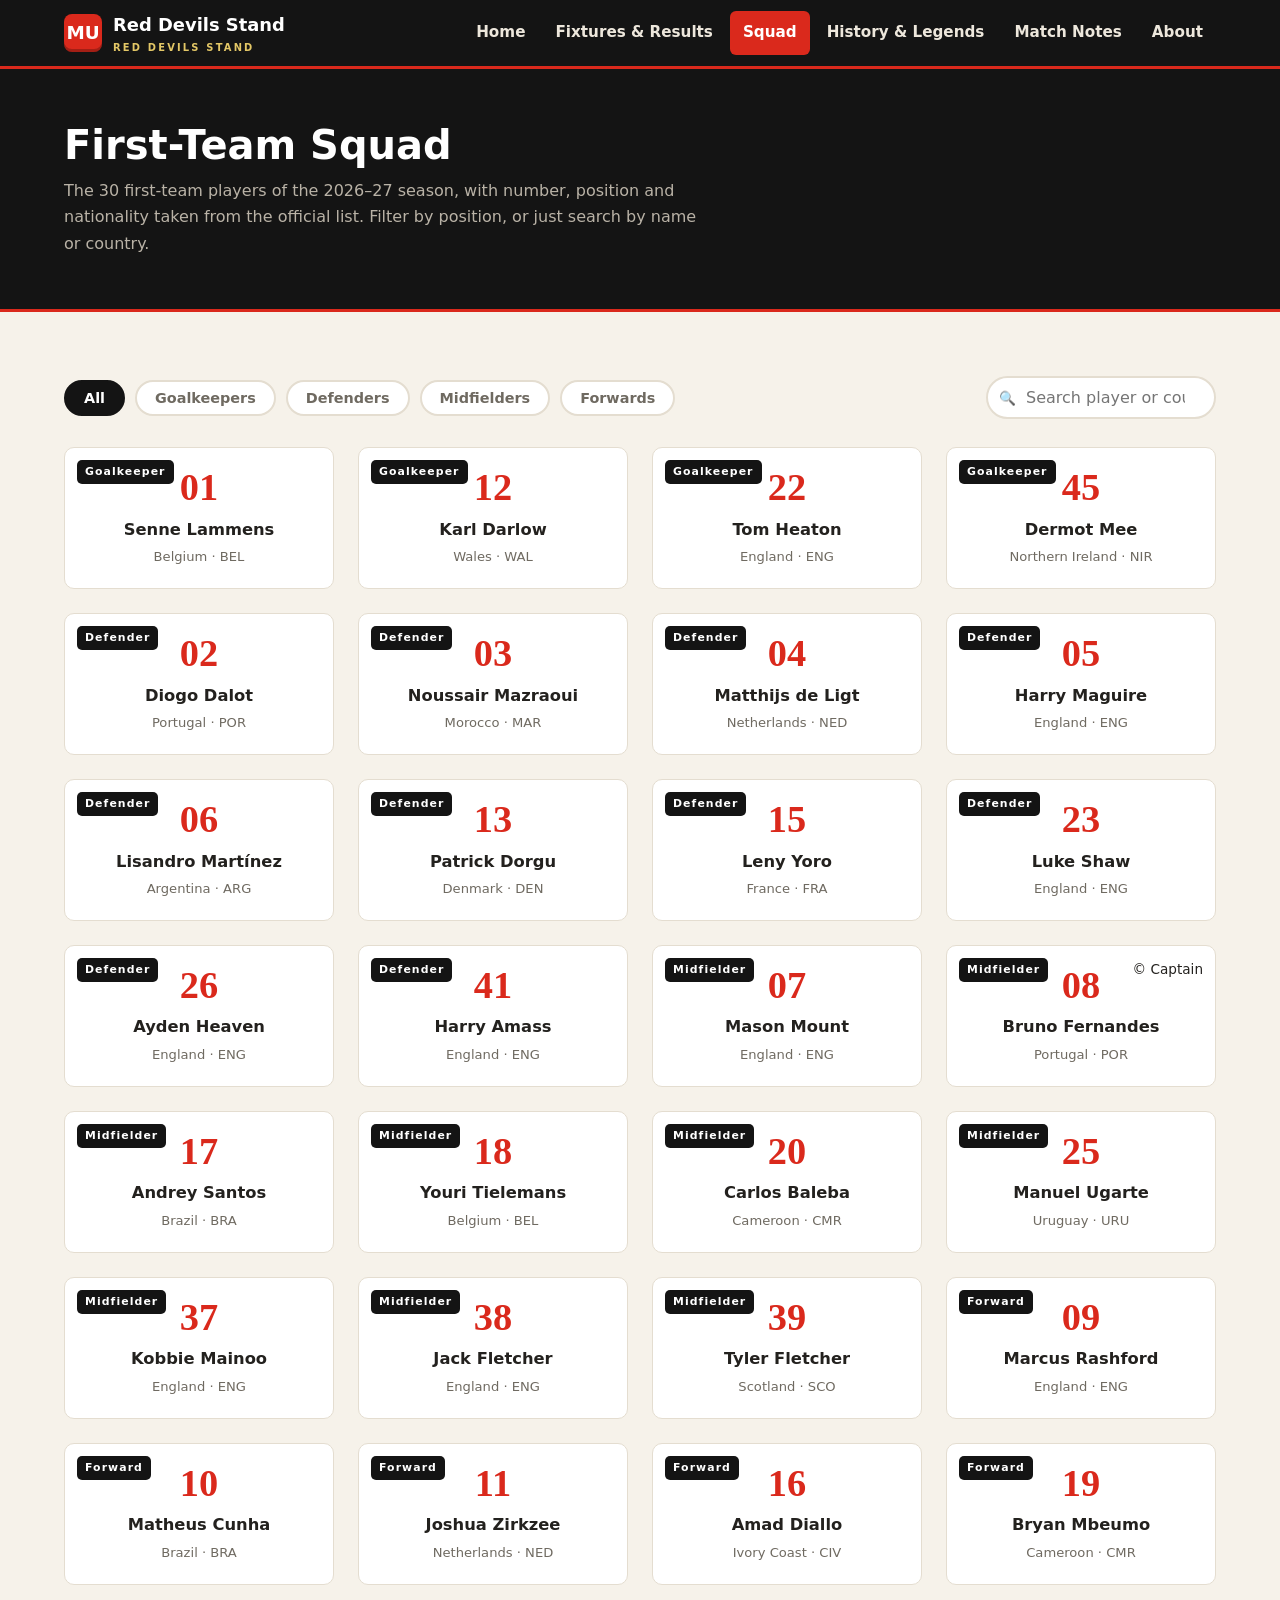
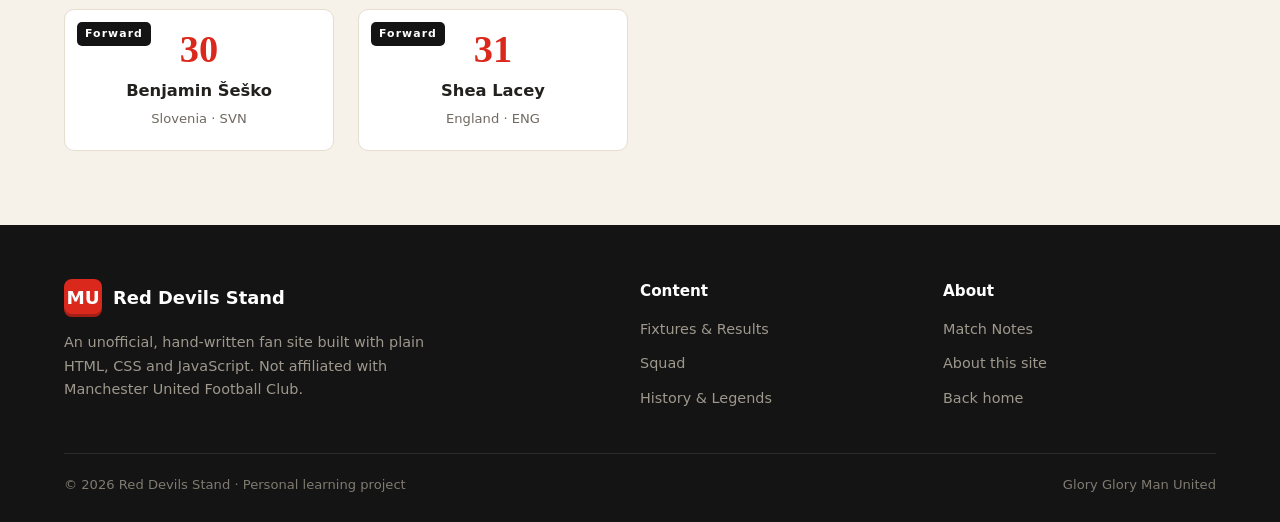
<file: squad.html>
<!DOCTYPE html>
<html lang="en">
<head>
  <meta charset="UTF-8">
  <meta name="viewport" content="width=device-width, initial-scale=1.0">
  <title>Squad · Red Devils Stand</title>
  <meta name="description" content="Manchester United's 30-man first-team squad for 2026–27: number, position and nationality, with position filters and live search.">
  <link rel="icon" href="images/favicon-32.png" sizes="32x32">
  <link rel="apple-touch-icon" href="images/apple-touch-icon.png">
  <meta property="og:title" content="Squad · Red Devils Stand">
  <meta property="og:description" content="The first-team squad — filterable and searchable.">
  <meta property="og:image" content="https://qianniu2007.github.io/red-devils-stand/images/og-image.jpg">
  <meta property="og:type" content="website">
  <link rel="stylesheet" href="css/style.css">
</head>
<body>

  <header class="site-header">
    <div class="container nav-bar">
      <a class="brand" href="index.html">
        <span class="crest">MU</span>
        <span>Red Devils Stand<small>RED DEVILS STAND</small></span>
      </a>
      <button class="nav-toggle" aria-label="Toggle menu" aria-expanded="false">
        <span></span><span></span><span></span>
      </button>
      <nav class="nav-links" aria-label="Main navigation">
        <a href="index.html">Home</a>
        <a href="schedule.html">Fixtures &amp; Results</a>
        <a href="squad.html">Squad</a>
        <a href="legends.html">History &amp; Legends</a>
        <a href="notes.html">Match Notes</a>
        <a href="about.html">About</a>
      </nav>
    </div>
  </header>

  <main>
    <section class="page-title">
      <div class="container">
        <h1>First-Team Squad</h1>
        <p>The 30 first-team players of the 2026&ndash;27 season, with number, position and nationality taken from the official list. Filter by position, or just search by name or country.</p>
      </div>
    </section>

    <section class="section">
      <div class="container">
        <div class="filter-bar">
          <button class="filter-btn active" data-value="ALL">All</button>
          <button class="filter-btn" data-value="GK">Goalkeepers</button>
          <button class="filter-btn" data-value="DF">Defenders</button>
          <button class="filter-btn" data-value="MF">Midfielders</button>
          <button class="filter-btn" data-value="FW">Forwards</button>
          <div class="search-box">
            <input type="search" id="squad-search" placeholder="Search player or country…" aria-label="Search players">
          </div>
        </div>

        <div id="squad-grid" class="grid grid-4"></div>
      </div>
    </section>
  </main>

  <footer class="site-footer">
    <div class="container">
      <div class="footer-grid">
        <div>
          <a class="brand" href="index.html">
            <span class="crest">MU</span>
            <span>Red Devils Stand</span>
          </a>
          <p>An unofficial, hand-written fan site built with plain HTML, CSS and JavaScript. Not affiliated with Manchester United Football Club.</p>
        </div>
        <div>
          <h4>Content</h4>
          <ul>
            <li><a href="schedule.html">Fixtures &amp; Results</a></li>
            <li><a href="squad.html">Squad</a></li>
            <li><a href="legends.html">History &amp; Legends</a></li>
          </ul>
        </div>
        <div>
          <h4>About</h4>
          <ul>
            <li><a href="notes.html">Match Notes</a></li>
            <li><a href="about.html">About this site</a></li>
            <li><a href="index.html">Back home</a></li>
          </ul>
        </div>
      </div>
      <div class="footer-bottom">
        <span>&copy; <span data-year>2026</span> Red Devils Stand &middot; Personal learning project</span>
        <span>Glory Glory Man United</span>
      </div>
    </div>
  </footer>

  <button class="to-top" aria-label="Back to top">&uarr;</button>
  <script src="data/team-data.js"></script>
  <script src="js/main.js"></script>
  <script src="js/squad.js"></script>
</body>
</html>
</file>
<file: css/style.css>
/* ============================================================
   红魔看台 · 样式表
   设计语言：曼联红 + 墨黑 + 米白 + 复古金，看台杂志风。
   全部手写，无任何框架。移动端优先的响应式布局。
   ============================================================ */

/* ---------- 设计变量 ---------- */
:root {
  --red: #DA291C;
  --red-dark: #A81F15;
  --red-deep: #7C150E;
  --gold: #C9A227;
  --gold-soft: #E3C766;
  --ink: #141414;
  --charcoal: #1F1D1B;
  --steel: #2C2A27;
  --cream: #F6F2EA;
  --paper: #FFFFFF;
  --line: #E4DDD0;
  --text: #23211E;
  --muted: #6F6A61;
  --win: #15803D;
  --draw: #9A6A12;
  --loss: #B91C1C;
  --shadow: 0 6px 22px rgba(20, 20, 20, 0.08);
  --shadow-lg: 0 16px 40px rgba(20, 20, 20, 0.16);
  --radius: 10px;
  --radius-sm: 6px;
  --maxw: 1180px;
  --font: "Segoe UI", "Microsoft YaHei", "PingFang SC", system-ui, -apple-system, sans-serif;
  --font-serif: Georgia, "Times New Roman", "Songti SC", serif;
}

/* ---------- 重置 ---------- */
*, *::before, *::after { margin: 0; padding: 0; box-sizing: border-box; }
html { scroll-behavior: smooth; -webkit-text-size-adjust: 100%; }
body {
  font-family: var(--font);
  color: var(--text);
  background: var(--cream);
  line-height: 1.65;
  font-size: 16px;
}
img { max-width: 100%; display: block; }
a { color: inherit; text-decoration: none; }
ul, ol { list-style: none; }
button { font-family: inherit; cursor: pointer; border: none; background: none; }
input, select { font-family: inherit; font-size: 1rem; }
:focus-visible { outline: 3px solid var(--gold); outline-offset: 2px; }

/* ---------- 通用容器 ---------- */
.container { width: 90%; max-width: var(--maxw); margin: 0 auto; }
.section { padding: 64px 0; }
.section.alt { background: var(--paper); border-top: 1px solid var(--line); border-bottom: 1px solid var(--line); }

.section-head { max-width: 720px; margin-bottom: 40px; }
.section-head.center { margin-left: auto; margin-right: auto; text-align: center; }
.tag {
  display: inline-block;
  font-size: 0.78rem;
  font-weight: 700;
  letter-spacing: 0.14em;
  text-transform: uppercase;
  color: var(--red-dark);
  background: rgba(218, 41, 28, 0.1);
  padding: 5px 12px;
  border-radius: 999px;
  margin-bottom: 14px;
}
.section-head h2 { font-size: clamp(1.5rem, 3.4vw, 2.2rem); line-height: 1.25; margin-bottom: 12px; }
.section-head p { color: var(--muted); }

/* ---------- 顶部导航 ---------- */
.site-header {
  position: sticky;
  top: 0;
  z-index: 100;
  background: var(--ink);
  border-bottom: 3px solid var(--red);
}
.nav-bar { display: flex; align-items: center; justify-content: space-between; min-height: 66px; }
.brand { display: flex; align-items: center; gap: 11px; color: #fff; font-weight: 800; font-size: 1.12rem; }
.brand .crest {
  width: 38px; height: 38px;
  display: grid; place-items: center;
  background: var(--red);
  border-radius: 8px;
  font-size: 1.15rem;
  box-shadow: inset 0 -3px 0 rgba(0,0,0,0.25);
}
.brand small { display: block; font-size: 0.62rem; letter-spacing: 0.22em; color: var(--gold-soft); font-weight: 600; }

.nav-links { display: flex; gap: 4px; }
.nav-links a {
  color: #EDE7DC;
  font-weight: 600;
  font-size: 0.95rem;
  padding: 9px 13px;
  border-radius: var(--radius-sm);
  transition: background 0.18s, color 0.18s;
}
.nav-links a:hover { background: rgba(218, 41, 28, 0.22); color: #fff; }
.nav-links a.active { background: var(--red); color: #fff; }

.nav-toggle { display: none; flex-direction: column; gap: 5px; padding: 8px; }
.nav-toggle span { width: 25px; height: 3px; background: #fff; border-radius: 2px; transition: transform 0.25s, opacity 0.25s; }
.nav-toggle.open span:nth-child(1) { transform: translateY(8px) rotate(45deg); }
.nav-toggle.open span:nth-child(2) { opacity: 0; }
.nav-toggle.open span:nth-child(3) { transform: translateY(-8px) rotate(-45deg); }

/* ---------- 按钮 ---------- */
.btn {
  display: inline-block;
  font-weight: 700;
  padding: 12px 26px;
  border-radius: var(--radius-sm);
  transition: transform 0.15s, box-shadow 0.18s, background 0.18s;
  font-size: 0.98rem;
}
.btn:active { transform: translateY(1px); }
.btn-primary { background: var(--red); color: #fff; box-shadow: 0 8px 20px rgba(218,41,28,0.32); }
.btn-primary:hover { background: var(--red-dark); }
.btn-ghost { background: transparent; color: #fff; border: 2px solid rgba(255,255,255,0.55); }
.btn-ghost:hover { border-color: #fff; background: rgba(255,255,255,0.1); }
.btn-dark { background: var(--ink); color: #fff; }
.btn-dark:hover { background: var(--charcoal); }

/* ---------- 首页 Hero ---------- */
.hero {
  position: relative;
  color: #fff;
  background:
    repeating-linear-gradient(115deg, rgba(255,255,255,0.035) 0 26px, rgba(0,0,0,0.05) 26px 52px),
    linear-gradient(135deg, var(--red) 0%, var(--red-dark) 55%, var(--red-deep) 100%);
  padding: 84px 0 76px;
  overflow: hidden;
}
.hero::after {
  content: "";
  position: absolute; right: -70px; bottom: -90px;
  width: 320px; height: 320px;
  border: 26px solid rgba(255,255,255,0.07);
  border-radius: 50%;
}
.hero .eyebrow { font-size: 0.82rem; letter-spacing: 0.16em; color: var(--gold-soft); font-weight: 700; }
.hero h1 { font-size: clamp(2rem, 5.4vw, 3.4rem); line-height: 1.12; margin: 16px 0 18px; font-weight: 800; }
.hero .lead { max-width: 640px; color: rgba(255,255,255,0.9); font-size: 1.08rem; }
.hero-actions { display: flex; flex-wrap: wrap; gap: 14px; margin-top: 30px; }

/* ---------- 内页统一标题区 ---------- */
.page-title {
  background: var(--ink);
  color: #fff;
  padding: 52px 0;
  border-bottom: 3px solid var(--red);
}
.page-title h1 { font-size: clamp(1.7rem, 4vw, 2.5rem); line-height: 1.2; }
.page-title p { color: #B9B2A6; margin-top: 9px; max-width: 640px; }

/* ---------- 倒计时 ---------- */
.countdown-card {
  background: var(--ink);
  border: 1px solid var(--steel);
  border-radius: var(--radius);
  padding: 28px;
  color: #fff;
  display: grid;
  grid-template-columns: 1fr auto;
  gap: 20px;
  align-items: center;
  box-shadow: var(--shadow-lg);
}
.countdown-card .match-meta .comp { color: var(--gold-soft); font-size: 0.8rem; font-weight: 700; letter-spacing: 0.12em; }
.countdown-card .match-meta h3 { font-size: 1.5rem; margin: 6px 0 4px; }
.countdown-card .match-meta p { color: #B9B2A6; font-size: 0.92rem; }
#countdown { display: flex; gap: 10px; }
#countdown .unit { text-align: center; min-width: 62px; background: var(--steel); border-radius: var(--radius-sm); padding: 10px 6px; }
#countdown .num { display: block; font-size: 1.7rem; font-weight: 800; color: var(--red); font-family: var(--font-serif); line-height: 1; }
#countdown .unit-label { font-size: 0.72rem; color: #B9B2A6; letter-spacing: 0.08em; }

/* ---------- 战绩快照 ---------- */
.stat-strip { display: grid; grid-template-columns: repeat(5, 1fr); gap: 14px; margin-top: 30px; }
.stat-cell { background: rgba(255,255,255,0.1); border: 1px solid rgba(255,255,255,0.16); border-radius: var(--radius-sm); padding: 16px 10px; text-align: center; }
.stat-cell .v { font-size: 1.7rem; font-weight: 800; font-family: var(--font-serif); }
.stat-cell .k { font-size: 0.78rem; color: rgba(255,255,255,0.78); }

/* ---------- 卡片网格 ---------- */
.grid { display: grid; gap: 24px; }
.grid-3 { grid-template-columns: repeat(3, 1fr); }
.grid-4 { grid-template-columns: repeat(4, 1fr); }
.grid-2 { grid-template-columns: repeat(2, 1fr); }

.card {
  background: var(--paper);
  border: 1px solid var(--line);
  border-radius: var(--radius);
  overflow: hidden;
  transition: transform 0.18s, box-shadow 0.18s;
}
.card:hover { transform: translateY(-4px); box-shadow: var(--shadow); }
.card .card-body { padding: 22px; }
.card h3 { font-size: 1.15rem; margin-bottom: 8px; }
.card p { color: var(--muted); font-size: 0.94rem; }
.card .go { display: inline-block; margin-top: 14px; color: var(--red-dark); font-weight: 700; font-size: 0.9rem; }
.card .go:hover { text-decoration: underline; }
.module-card .icon {
  height: 84px; display: grid; place-items: center;
  font-size: 2rem; font-weight: 800; color: #fff;
  background: linear-gradient(135deg, var(--red), var(--red-dark));
  font-family: var(--font-serif);
}

/* ---------- 筛选控件 ---------- */
.filter-bar { display: flex; flex-wrap: wrap; gap: 10px; margin-bottom: 28px; align-items: center; }
.filter-btn {
  padding: 8px 18px;
  border-radius: 999px;
  border: 2px solid var(--line);
  background: var(--paper);
  color: var(--muted);
  font-weight: 700;
  font-size: 0.9rem;
  transition: all 0.16s;
}
.filter-btn:hover { border-color: var(--red); color: var(--red-dark); }
.filter-btn.active { background: var(--ink); border-color: var(--ink); color: #fff; }
.search-box { margin-left: auto; position: relative; }
.search-box input {
  padding: 10px 14px 10px 38px;
  border: 2px solid var(--line);
  border-radius: 999px;
  background: var(--paper);
  width: 230px;
  transition: border-color 0.16s;
}
.search-box input:focus { border-color: var(--red); outline: none; }
.search-box::before { content: "🔍"; position: absolute; left: 13px; top: 50%; transform: translateY(-50%); font-size: 0.85rem; }

/* ---------- 赛程列表 ---------- */
.match-list { display: grid; gap: 12px; }
.match-row {
  display: flex;
  align-items: center;
  gap: 18px;
  flex-wrap: wrap;
  background: var(--paper);
  border: 1px solid var(--line);
  border-radius: var(--radius-sm);
  padding: 14px 20px;
  transition: box-shadow 0.16s;
}
.match-row:hover { box-shadow: var(--shadow); }
.match-date { min-width: 92px; font-size: 0.82rem; color: var(--muted); }
.match-date .d { display: block; font-weight: 800; color: var(--text); font-size: 1.02rem; }
.badge {
  width: 34px; height: 34px;
  display: grid; place-items: center;
  border-radius: 50%;
  font-weight: 800; color: #fff; font-size: 0.82rem;
  flex-shrink: 0;
}
.badge.win { background: var(--win); }
.badge.draw { background: var(--draw); }
.badge.loss { background: var(--loss); }
.badge.ucl { background: var(--ink); }
.match-fixture { display: flex; align-items: center; gap: 14px; flex: 1; min-width: 250px; }
.match-team { font-weight: 600; flex: 1; }
.match-team.home { text-align: right; }
.match-team .u-tag { color: var(--red); font-size: 0.75rem; font-weight: 800; margin-left: 6px; }
.score {
  font-family: var(--font-serif);
  font-weight: 800; font-size: 1.25rem;
  background: var(--cream);
  border: 1px solid var(--line);
  border-radius: var(--radius-sm);
  padding: 5px 14px;
  text-align: center;
  min-width: 72px;
}
.score.unplayed { color: var(--muted); background: transparent; font-family: var(--font); font-weight: 600; font-size: 0.9rem; }
.match-right { display: flex; flex-direction: column; align-items: flex-end; gap: 8px; }
.match-venue { font-size: 0.8rem; color: var(--muted); }
.check-btn {
  font-size: 0.82rem; font-weight: 700;
  padding: 7px 14px; border-radius: 999px;
  border: 2px solid var(--line); color: var(--muted);
  transition: all 0.15s;
}
.check-btn:hover { border-color: var(--red); color: var(--red-dark); }
.check-btn.watched { background: var(--win); border-color: var(--win); color: #fff; }
.empty-note { text-align: center; color: var(--muted); padding: 50px 0; font-size: 1rem; }

/* ---------- 阵容卡片 ---------- */
.player-card {
  background: var(--paper);
  border: 1px solid var(--line);
  border-radius: var(--radius);
  padding: 20px 16px;
  text-align: center;
  position: relative;
  transition: transform 0.17s, box-shadow 0.17s;
}
.player-card:hover { transform: translateY(-4px); box-shadow: var(--shadow); }
.player-card .number {
  font-family: var(--font-serif);
  font-size: 2.4rem; font-weight: 800;
  color: var(--red);
  line-height: 1;
}
.player-card .pname { font-weight: 700; margin-top: 10px; font-size: 1.02rem; }
.player-card .nation { font-size: 0.82rem; color: var(--muted); margin-top: 3px; }
.player-card .pos-tag {
  position: absolute; top: 12px; left: 12px;
  font-size: 0.68rem; font-weight: 800; letter-spacing: 0.1em;
  background: var(--ink); color: #fff;
  padding: 3px 8px; border-radius: 5px;
}
.player-card .captain { position: absolute; top: 12px; right: 12px; font-size: 0.85rem; }

/* ---------- 荣誉墙 ---------- */
.honour-grid { display: grid; grid-template-columns: repeat(3, 1fr); gap: 22px; }
.honour-card {
  background: var(--ink);
  color: #fff;
  border-radius: var(--radius);
  padding: 30px 22px;
  text-align: center;
  border-top: 4px solid var(--gold);
}
.honour-card .big { font-size: 3rem; font-weight: 800; font-family: var(--font-serif); color: var(--gold-soft); line-height: 1; }
.honour-card h3 { margin: 12px 0 6px; font-size: 1.08rem; }
.honour-card p { color: #B9B2A6; font-size: 0.85rem; }

/* ---------- 时间线 ---------- */
.timeline { position: relative; padding-left: 30px; }
.timeline::before { content: ""; position: absolute; left: 8px; top: 6px; bottom: 6px; width: 3px; background: var(--line); }
.timeline-item { position: relative; margin-bottom: 30px; }
.timeline-item::before {
  content: ""; position: absolute; left: -30px; top: 4px;
  width: 19px; height: 19px; border-radius: 50%;
  background: var(--red); border: 4px solid var(--cream);
  box-shadow: 0 0 0 2px var(--red);
}
.timeline-item .when { font-weight: 800; color: var(--red-dark); font-size: 0.92rem; }
.timeline-item h4 { margin: 4px 0; font-size: 1.12rem; }
.timeline-item p { color: var(--muted); font-size: 0.94rem; }

/* ---------- 传奇卡片 ---------- */
.legend-card { background: var(--paper); border: 1px solid var(--line); border-radius: var(--radius); padding: 24px; }
.legend-card .era { font-size: 0.8rem; color: var(--gold); font-weight: 700; letter-spacing: 0.08em; }
.legend-card h3 { margin: 6px 0 2px; font-size: 1.2rem; }
.legend-card .lpos { font-size: 0.82rem; color: var(--muted); margin-bottom: 12px; }
.legend-card p { font-size: 0.92rem; color: var(--text); }

/* ---------- 观赛笔记 ---------- */
.note-article { background: var(--paper); border: 1px solid var(--line); border-radius: var(--radius); padding: 34px; margin-bottom: 26px; }
.note-article .meta { display: flex; flex-wrap: wrap; gap: 10px; align-items: center; margin-bottom: 16px; font-size: 0.84rem; color: var(--muted); }
.note-article h2 { font-size: 1.5rem; line-height: 1.3; margin-bottom: 16px; }
.note-article p { margin-bottom: 14px; }
.note-article blockquote {
  border-left: 4px solid var(--red);
  background: var(--cream);
  padding: 14px 18px;
  margin: 18px 0;
  border-radius: 0 var(--radius-sm) var(--radius-sm) 0;
  font-style: italic;
  color: var(--charcoal);
}
.note-label { display: inline-block; font-size: 0.75rem; font-weight: 700; background: rgba(218,41,28,0.1); color: var(--red-dark); padding: 3px 10px; border-radius: 999px; }
.placeholder-note {
  border: 2px dashed var(--line);
  border-radius: var(--radius);
  padding: 40px; text-align: center; color: var(--muted);
  background: rgba(255,255,255,0.5);
}

/* ---------- 关于页 ---------- */
.about-grid { display: grid; grid-template-columns: 1.4fr 1fr; gap: 40px; align-items: start; }
.about-text p { margin-bottom: 16px; }
.tech-list { background: var(--paper); border: 1px solid var(--line); border-radius: var(--radius); padding: 26px; }
.tech-list h3 { margin-bottom: 14px; }
.tech-list li { padding: 9px 0; border-bottom: 1px solid var(--line); font-size: 0.94rem; display: flex; justify-content: space-between; gap: 12px; }
.tech-list li:last-child { border-bottom: none; }
.tech-list li span:first-child { font-weight: 700; }
.tech-list li span:last-child { color: var(--muted); text-align: right; }

/* ---------- 页脚 ---------- */
.site-footer { background: var(--ink); color: #CFC9BE; padding: 54px 0 26px; margin-top: 10px; }
.footer-grid { display: grid; grid-template-columns: 2fr 1fr 1fr; gap: 30px; margin-bottom: 34px; }
.site-footer .brand { margin-bottom: 14px; }
.site-footer p { font-size: 0.9rem; color: #9E988D; max-width: 380px; }
.site-footer h4 { color: #fff; font-size: 0.95rem; margin-bottom: 12px; }
.site-footer li { margin-bottom: 8px; }
.site-footer li a { font-size: 0.9rem; color: #9E988D; }
.site-footer li a:hover { color: var(--red); }
.footer-bottom { border-top: 1px solid var(--steel); padding-top: 20px; display: flex; justify-content: space-between; flex-wrap: wrap; gap: 10px; font-size: 0.82rem; color: #807A70; }

/* ---------- 回到顶部 ---------- */
.to-top {
  position: fixed; right: 24px; bottom: 24px;
  width: 46px; height: 46px; border-radius: 50%;
  background: var(--red); color: #fff;
  font-size: 1.2rem; font-weight: 800;
  box-shadow: var(--shadow-lg);
  opacity: 0; visibility: hidden;
  transition: opacity 0.2s, transform 0.2s;
  z-index: 90;
}
.to-top.show { opacity: 1; visibility: visible; }
.to-top:hover { background: var(--red-dark); transform: translateY(-3px); }

/* ---------- 入场动画 ---------- */
.reveal { opacity: 0; transform: translateY(24px); transition: opacity 0.6s ease, transform 0.6s ease; }
.reveal.in { opacity: 1; transform: none; }

/* ---------- 响应式 ---------- */
@media (max-width: 960px) {
  .grid-4 { grid-template-columns: repeat(2, 1fr); }
  .grid-3 { grid-template-columns: repeat(2, 1fr); }
  .honour-grid { grid-template-columns: repeat(2, 1fr); }
  .about-grid { grid-template-columns: 1fr; }
  .footer-grid { grid-template-columns: 1fr 1fr; }
}

@media (max-width: 760px) {
  .nav-toggle { display: flex; }
  .nav-links {
    position: absolute; top: 66px; left: 0; right: 0;
    flex-direction: column; gap: 0;
    background: var(--ink);
    border-bottom: 3px solid var(--red);
    max-height: 0; overflow: hidden;
    transition: max-height 0.3s ease;
  }
  .nav-links.open { max-height: 420px; }
  .nav-links a { padding: 15px 6%; border-radius: 0; border-bottom: 1px solid var(--steel); }

  .countdown-card { grid-template-columns: 1fr; }
  #countdown { flex-wrap: wrap; }
  .stat-strip { grid-template-columns: repeat(2, 1fr); }
  .grid-2, .grid-3, .grid-4, .honour-grid { grid-template-columns: 1fr; }
  .search-box { margin-left: 0; width: 100%; }
  .search-box input { width: 100%; }

  .match-row { gap: 12px; }
  .match-fixture { min-width: 100%; flex-wrap: wrap; gap: 10px; }
  .match-team.home { text-align: left; }
  .match-right { flex-direction: row; align-items: center; width: 100%; justify-content: space-between; }
  .footer-grid { grid-template-columns: 1fr; }
  .note-article { padding: 24px 18px; }
}

@media (prefers-reduced-motion: reduce) {
  html { scroll-behavior: auto; }
  *, *::before, *::after { transition: none !important; animation: none !important; }
  .reveal { opacity: 1; transform: none; }
}
</file>
